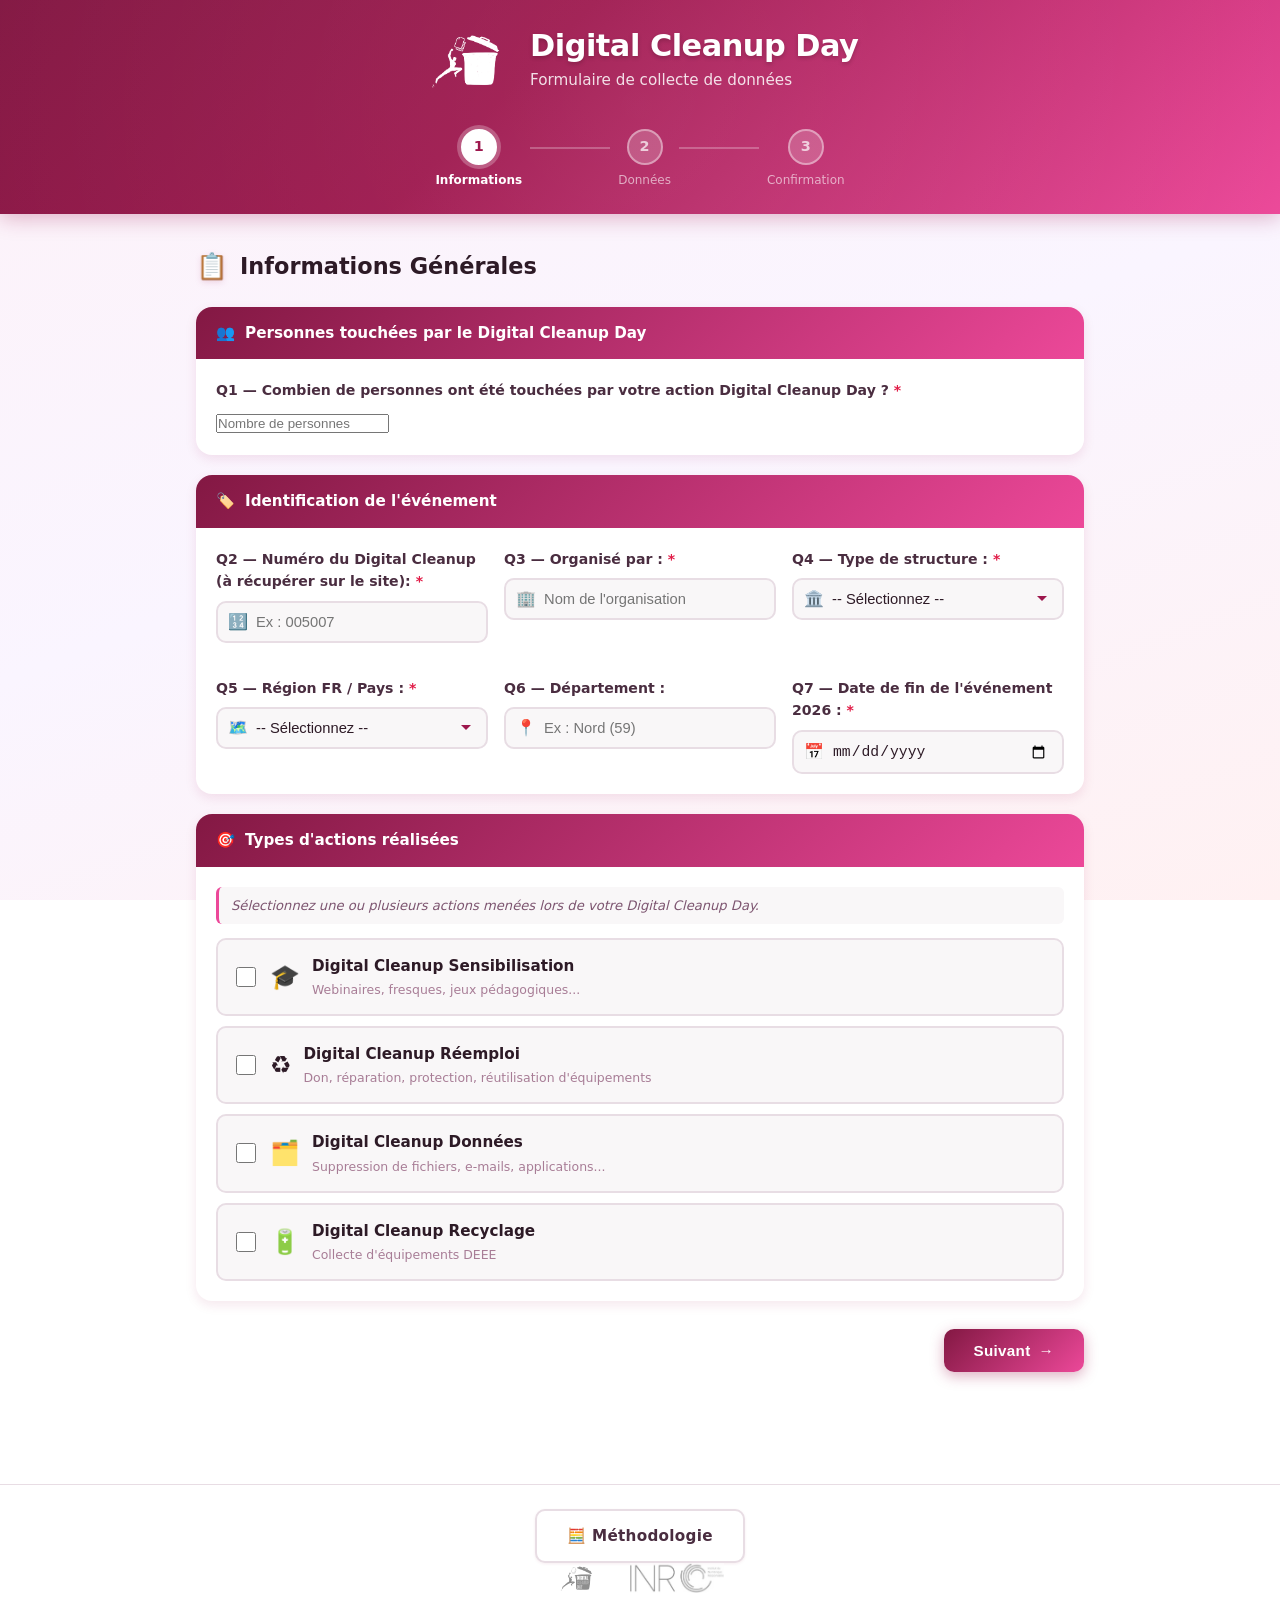
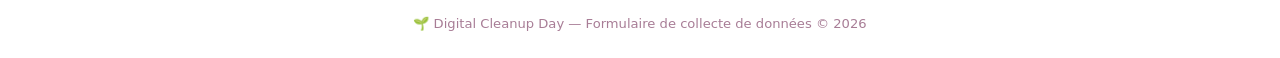
<file: index.html>
<!doctype html>
<html lang="fr">
    <head>
        <meta charset="UTF-8" />
        <meta name="viewport" content="width=device-width, initial-scale=1.0" />
        <title>Digital Cleanup Day - Collecte de données</title>
        <link rel="stylesheet" href="style.css" />
    </head>
    <body>
        <!-- ========== LOADER ========== -->
        <div id="loader-overlay">
            <div class="loader-box">
                <div class="spinner"></div>
                <p>Envoi vers Google Sheets...</p>
            </div>
        </div>

        <!-- ========== HEADER ========== -->
        <header>
            <div class="header-content">
                <div class="header-title-row">
                    <img
                        src="logo_dcd.png"
                        alt="Digital Cleanup Day"
                        class="header-title-logo"
                        onerror="this.style.display = 'none'"
                    />
                    <div class="header-title-text">
                        <h1>Digital Cleanup Day</h1>
                        <p>Formulaire de collecte de données</p>
                    </div>
                </div>
            </div>

            <div class="progress-bar">
                <div class="progress-step active" id="step-indicator-1">
                    <div class="step-number">1</div>
                    <div class="step-label">Informations</div>
                </div>
                <div class="progress-line"></div>
                <div class="progress-step" id="step-indicator-2">
                    <div class="step-number">2</div>
                    <div class="step-label">Données</div>
                </div>
                <div class="progress-line"></div>
                <div class="progress-step" id="step-indicator-3">
                    <div class="step-number">3</div>
                    <div class="step-label">Confirmation</div>
                </div>
            </div>
        </header>

        <!-- ========== MAIN ========== -->
        <main>
            <!-- ==================== ÉTAPE 1 ==================== -->
            <section id="step-1" class="form-step active">
                <div class="section-title">
                    <span class="section-icon">📋</span>
                    <h2>Informations Générales</h2>
                </div>

                <div class="card">
                    <div class="card-header">
                        <span>👥</span> Personnes touchées par le Digital Cleanup Day
                    </div>
                    <div class="card-body">
                        <div class="form-group">
                            <label class="required" for="personneattainte"
                                >Q1 — Combien de personnes ont été touchées par votre action Digital Cleanup Day ?</label
                            >
                            <input
                                type="number"
                                id="personneattainte"
                                name="personneattainte"
                                min="0"
                                placeholder="Nombre de personnes"
                                required
                            />
                        </div>
                    </div>
                </div>

			   <div class="card">
			     <div class="card-header">
			       <span>🏷️</span> Identification de l'événement
			     </div>
			     <div class="card-body">
			       <div class="form-grid-2">

			         <div class="form-group">
			           <label for="cleanupId" class="required">Q2 — Numéro du Digital Cleanup (à récupérer sur le site):</label>
			           <div class="input-wrapper">
			             <span class="input-icon">🔢</span>
			             <input type="text" id="cleanupId" placeholder="Ex : 005007" required />
			           </div>
			         </div>

			         <div class="form-group">
			           <label for="organizer" class="required">Q3 — Organisé par :</label>
			           <div class="input-wrapper">
			             <span class="input-icon">🏢</span>
			             <input type="text" id="organizer" placeholder="Nom de l'organisation" required />
			           </div>
			         </div>

			         <div class="form-group">
			           <label for="structureType" class="required">Q4 — Type de structure :</label>
			           <div class="input-wrapper">
			             <span class="input-icon">🏛️</span>
			             <select id="structureType" required>
			               <option value="">-- Sélectionnez --</option>
			               <option value="entreprise">Entreprise</option>
			               <option value="association">Association</option>
			               <option value="collectivite">Collectivité territoriale</option>
			               <option value="ecole">École / Université</option>
			               <option value="citoyen">Citoyen (solo)</option>
			               <option value="autre">Autre</option>
			             </select>
			           </div>
			         </div>

			         <div class="form-group">
			           <label for="region" class="required">Q5 — Région FR / Pays :</label>
			           <div class="input-wrapper">
			             <span class="input-icon">🗺️</span>
			             <select id="region" required>
			               <option value="">-- Sélectionnez --</option>
			               <option value="Auvergne-Rhône-Alpes">Auvergne-Rhône-Alpes</option>
			               <option value="Bourgogne-Franche-Comté">Bourgogne-Franche-Comté</option>
			               <option value="Bretagne">Bretagne</option>
			               <option value="Centre-Val de Loire">Centre-Val de Loire</option>
			               <option value="Corse">Corse</option>
			               <option value="Grand Est">Grand Est</option>
			               <option value="Guadeloupe">Guadeloupe</option>
			               <option value="Guyane">Guyane</option>
			               <option value="Hauts-de-France">Hauts-de-France</option>
			               <option value="Île-de-France">Île-de-France</option>
			               <option value="La Réunion">La Réunion</option>
			               <option value="Martinique">Martinique</option>
			               <option value="Mayotte">Mayotte</option>
			               <option value="Normandie">Normandie</option>
			               <option value="Nouvelle-Aquitaine">Nouvelle-Aquitaine</option>
			               <option value="Occitanie">Occitanie</option>
			               <option value="Pays de la Loire">Pays de la Loire</option>
			               <option value="Provence-Alpes-Côte d'Azur">Provence-Alpes-Côte d'Azur</option>
						   <option value="Belgique">Belgique</option>
						   <option value="Suisse">Suisse</option>
						   <option value="Luxembourg">Luxembourg</option>
			             </select>
			           </div>
			         </div>

			         <div class="form-group">
			           <label for="departement">Q6 — Département :</label>
			           <div class="input-wrapper">
			             <span class="input-icon">📍</span>
			             <input type="text" id="departement" placeholder="Ex : Nord (59)" />
			           </div>
			         </div>

			         <div class="form-group">
			           <label for="eventDate" class="required">Q7 — Date de fin de l'événement 2026 :</label>
			           <div class="input-wrapper">
			             <span class="input-icon">📅</span>
			             <input type="date" id="eventDate" required />
			           </div>
			         </div>

			       </div>
			     </div>
			   </div>
               

                <div class="card">
                    <div class="card-header">
                        <span>🎯</span> Types d'actions réalisées
                    </div>
                    <div class="card-body">
                        <p class="hint">
                            Sélectionnez une ou plusieurs actions menées lors de
                            votre Digital Cleanup Day.
                        </p>
                        <div class="checkbox-group">
                            <label
                                class="checkbox-label"
                                for="check-sensibilisation"
                            >
                                <input
                                    type="checkbox"
                                    name="actionType"
                                    value="sensibilisation"
                                    id="check-sensibilisation"
                                />
                                <div class="checkbox-content">
                                    <span class="checkbox-icon">🎓</span>
                                    <div>
                                        <strong
                                            >Digital Cleanup
                                            Sensibilisation</strong
                                        >
                                        <small
                                            >Webinaires, fresques, jeux
                                            pédagogiques...</small
                                        >
                                    </div>
                                </div>
                            </label>
                            <label class="checkbox-label" for="check-reemploi">
                                <input
                                    type="checkbox"
                                    name="actionType"
                                    value="reemploi"
                                    id="check-reemploi"
                                />
                                <div class="checkbox-content">
                                    <span class="checkbox-icon">♻️</span>
                                    <div>
                                        <strong
                                            >Digital Cleanup Réemploi</strong
                                        >
                                        <small
                                            >Don, réparation, protection,
                                            réutilisation d'équipements</small
                                        >
                                    </div>
                                </div>
                            </label>
                            <label class="checkbox-label" for="check-donnees">
                                <input
                                    type="checkbox"
                                    name="actionType"
                                    value="donnees"
                                    id="check-donnees"
                                />
                                <div class="checkbox-content">
                                    <span class="checkbox-icon">🗂️</span>
                                    <div>
                                        <strong>Digital Cleanup Données</strong>
                                        <small
                                            >Suppression de fichiers, e-mails,
                                            applications...</small
                                        >
                                    </div>
                                </div>
                            </label>
                            <label class="checkbox-label" for="check-recyclage">
                                <input
                                    type="checkbox"
                                    name="actionType"
                                    value="recyclage"
                                    id="check-recyclage"
                                />
                                <div class="checkbox-content">
                                    <span class="checkbox-icon">🔋</span>
                                    <div>
                                        <strong
                                            >Digital Cleanup Recyclage</strong
                                        >
                                        <small
                                            >Collecte d'équipements DEEE</small
                                        >
                                    </div>
                                </div>
                            </label>
                        </div>
                    </div>
                </div>

                <div class="btn-container">
                    <button class="btn btn-primary" onclick="goToStep2()">
                        Suivant <span>→</span>
                    </button>
                </div>
            </section>

            <!-- ==================== ÉTAPE 2 ==================== -->
            <section id="step-2" class="form-step">
                <div class="section-title">
                    <span class="section-icon">📊</span>
                    <h2>Saisie des Données</h2>
                </div>

                <!-- ---- SENSIBILISATION ---- -->
                <div id="form-sensibilisation" class="action-form hidden">
                    <div class="card">
                        <div class="card-header green">
                            <span>🎓</span> Sensibilisation — Collecte des
                            chiffres
                        </div>
                        <div class="card-body">
                            <p class="hint">
                                Renseignez le nombre de participants réels et
                                l'audience touchée pour chaque type de
                                sensibilisation.
                            </p>
                            <div class="table-wrapper">
                                <table>
                                    <thead>
                                        <tr>
                                            <th>Type de sensibilisation</th>
                                            <th>👥 Participants réels</th>
                                            <th>📣 Audience touchée</th>
                                        </tr>
                                    </thead>
                                    <tbody>
                                        <tr>
                                            <td>
                                                <span class="row-icon">💻</span>
                                                Webinaire de sensibilisation
                                            </td>
                                            <td>
                                                <input
                                                    type="number"
                                                    min="0"
                                                    id="s_webinaire_participants"
                                                    placeholder="0"
                                                />
                                            </td>
                                            <td>
                                                <input
                                                    type="number"
                                                    min="0"
                                                    id="s_webinaire_audience"
                                                    placeholder="0"
                                                />
                                            </td>
                                        </tr>
                                        <tr>
                                            <td>
                                                <span class="row-icon">🖼️</span>
                                                Fresque du numérique
                                            </td>
                                            <td>
                                                <input
                                                    type="number"
                                                    min="0"
                                                    id="s_fresque_participants"
                                                    placeholder="0"
                                                />
                                            </td>
                                            <td>
                                                <input
                                                    type="number"
                                                    min="0"
                                                    id="s_fresque_audience"
                                                    placeholder="0"
                                                />
                                            </td>
                                        </tr>
                                        <tr>
                                            <td>
                                                <span class="row-icon">🎮</span>
                                                Jeux Numéville
                                            </td>
                                            <td>
                                                <input
                                                    type="number"
                                                    min="0"
                                                    id="s_numeville_participants"
                                                    placeholder="0"
                                                />
                                            </td>
                                            <td>
                                                <input
                                                    type="number"
                                                    min="0"
                                                    id="s_numeville_audience"
                                                    placeholder="0"
                                                />
                                            </td>
                                        </tr>
                                        <tr>
                                            <td>
                                                <span class="row-icon">🎲</span>
                                                Jeux Dowino
                                            </td>
                                            <td>
                                                <input
                                                    type="number"
                                                    min="0"
                                                    id="s_dowino_participants"
                                                    placeholder="0"
                                                />
                                            </td>
                                            <td>
                                                <input
                                                    type="number"
                                                    min="0"
                                                    id="s_dowino_audience"
                                                    placeholder="0"
                                                />
                                            </td>
                                        </tr>
                                        <tr>
                                            <td>
                                                <span class="row-icon">🃏</span>
                                                Jeux The Wokies
                                            </td>
                                            <td>
                                                <input
                                                    type="number"
                                                    min="0"
                                                    id="s_wokies_participants"
                                                    placeholder="0"
                                                />
                                            </td>
                                            <td>
                                                <input
                                                    type="number"
                                                    min="0"
                                                    id="s_wokies_audience"
                                                    placeholder="0"
                                                />
                                            </td>
                                        </tr>
                                        <tr class="row-other">
                                            <td>
                                                <span class="row-icon">➕</span>
                                                Autre format
                                                <input
                                                    type="text"
                                                    id="s_autre_label"
                                                    placeholder="Précisez le format..."
                                                    class="inline-text"
                                                />
                                            </td>
                                            <td>
                                                <input
                                                    type="number"
                                                    min="0"
                                                    id="s_autre_participants"
                                                    placeholder="0"
                                                />
                                            </td>
                                            <td>
                                                <input
                                                    type="number"
                                                    min="0"
                                                    id="s_autre_audience"
                                                    placeholder="0"
                                                />
                                            </td>
                                        </tr>
                                    </tbody>
                                </table>
                            </div>
                        </div>
                    </div>
                </div>

                <!-- ---- RÉEMPLOI ---- -->
                <div id="form-reemploi" class="action-form hidden">
                    <div class="card">
                        <div class="card-header blue">
                            <span>♻️</span> Réemploi — Collecte des chiffres
                        </div>
                        <div class="card-body">
                            <p class="hint">
                                Renseignez les quantités par type d'équipement
                                et par action de réemploi.
                            </p>
                            <div class="table-wrapper">
                                <table>
                                    <thead>
                                        <tr>
                                            <th>Type d'équipement</th>
                                            <th>🎁 Don</th>
                                            <th>🔧 Réparation</th>
                                            <th>🛡️ Protection</th>
                                            <th>🔄 Réutilisation</th>
                                        </tr>
                                    </thead>
                                    <tbody>
                                        <tr>
                                            <td>
                                                <span class="row-icon">🖥️</span>
                                                Ordinateur fixe (unité centrale)
                                            </td>
                                            <td>
                                                <input
                                                    type="number"
                                                    min="0"
                                                    id="r_fixe_don"
                                                    placeholder="0"
                                                />
                                            </td>
                                            <td>
                                                <input
                                                    type="number"
                                                    min="0"
                                                    id="r_fixe_reparation"
                                                    placeholder="0"
                                                />
                                            </td>
                                            <td>
                                                <input
                                                    type="number"
                                                    min="0"
                                                    id="r_fixe_protection"
                                                    placeholder="0"
                                                />
                                            </td>
                                            <td>
                                                <input
                                                    type="number"
                                                    min="0"
                                                    id="r_fixe_reutilisation"
                                                    placeholder="0"
                                                />
                                            </td>
                                        </tr>
                                        <tr>
                                            <td>
                                                <span class="row-icon">🖵</span>
                                                Écran
                                            </td>
                                            <td>
                                                <input
                                                    type="number"
                                                    min="0"
                                                    id="r_ecran_don"
                                                    placeholder="0"
                                                />
                                            </td>
                                            <td>
                                                <input
                                                    type="number"
                                                    min="0"
                                                    id="r_ecran_reparation"
                                                    placeholder="0"
                                                />
                                            </td>
                                            <td>
                                                <input
                                                    type="number"
                                                    min="0"
                                                    id="r_ecran_protection"
                                                    placeholder="0"
                                                />
                                            </td>
                                            <td>
                                                <input
                                                    type="number"
                                                    min="0"
                                                    id="r_ecran_reutilisation"
                                                    placeholder="0"
                                                />
                                            </td>
                                        </tr>
                                        <tr>
                                            <td>
                                                <span class="row-icon">💻</span>
                                                Ordinateur portable
                                            </td>
                                            <td>
                                                <input
                                                    type="number"
                                                    min="0"
                                                    id="r_portable_don"
                                                    placeholder="0"
                                                />
                                            </td>
                                            <td>
                                                <input
                                                    type="number"
                                                    min="0"
                                                    id="r_portable_reparation"
                                                    placeholder="0"
                                                />
                                            </td>
                                            <td>
                                                <input
                                                    type="number"
                                                    min="0"
                                                    id="r_portable_protection"
                                                    placeholder="0"
                                                />
                                            </td>
                                            <td>
                                                <input
                                                    type="number"
                                                    min="0"
                                                    id="r_portable_reutilisation"
                                                    placeholder="0"
                                                />
                                            </td>
                                        </tr>
                                        <tr>
                                            <td>
                                                <span class="row-icon">📱</span>
                                                Tablette
                                            </td>
                                            <td>
                                                <input
                                                    type="number"
                                                    min="0"
                                                    id="r_tablette_don"
                                                    placeholder="0"
                                                />
                                            </td>
                                            <td>
                                                <input
                                                    type="number"
                                                    min="0"
                                                    id="r_tablette_reparation"
                                                    placeholder="0"
                                                />
                                            </td>
                                            <td>
                                                <input
                                                    type="number"
                                                    min="0"
                                                    id="r_tablette_protection"
                                                    placeholder="0"
                                                />
                                            </td>
                                            <td>
                                                <input
                                                    type="number"
                                                    min="0"
                                                    id="r_tablette_reutilisation"
                                                    placeholder="0"
                                                />
                                            </td>
                                        </tr>
                                        <tr>
                                            <td>
                                                <span class="row-icon">📲</span>
                                                Smartphone
                                            </td>
                                            <td>
                                                <input
                                                    type="number"
                                                    min="0"
                                                    id="r_smartphone_don"
                                                    placeholder="0"
                                                />
                                            </td>
                                            <td>
                                                <input
                                                    type="number"
                                                    min="0"
                                                    id="r_smartphone_reparation"
                                                    placeholder="0"
                                                />
                                            </td>
                                            <td>
                                                <input
                                                    type="number"
                                                    min="0"
                                                    id="r_smartphone_protection"
                                                    placeholder="0"
                                                />
                                            </td>
                                            <td>
                                                <input
                                                    type="number"
                                                    min="0"
                                                    id="r_smartphone_reutilisation"
                                                    placeholder="0"
                                                />
                                            </td>
                                        </tr>
                                    </tbody>
                                </table>
                            </div>
                        </div>
                    </div>
                </div>

                <!-- ---- DONNÉES ---- -->
                <div id="form-donnees" class="action-form hidden">
                    <div class="card">
                        <div class="card-header purple">
                            <span>🗂️</span> Données — Nettoyage et suppression
                        </div>
                        <div class="card-body">
                            <h4 class="subsection-title">
                                📁 Fichiers supprimés
                            </h4>
                            <div class="form-grid-3">
                                <div class="form-group">
                                    <label for="d_emails"
                                        >📧 E-mails supprimés</label
                                    >
                                    <div class="input-wrapper">
                                        <span class="input-icon">✉️</span>
                                        <input
                                            type="number"
                                            min="0"
                                            id="d_emails"
                                            placeholder="0"
                                        />
                                    </div>
                                </div>
                                <div class="form-group">
                                    <label for="d_posts"
                                        >📱 Publications réseaux sociaux</label
                                    >
                                    <div class="input-wrapper">
                                        <span class="input-icon">📲</span>
                                        <input
                                            type="number"
                                            min="0"
                                            id="d_posts"
                                            placeholder="0"
                                        />
                                    </div>
                                </div>
                                <div class="form-group">
                                    <label for="d_cloud_files"
                                        >☁️ Fichiers supprimés sur le
                                        cloud</label
                                    >
                                    <div class="input-wrapper">
                                        <span class="input-icon">🌐</span>
                                        <input
                                            type="number"
                                            min="0"
                                            id="d_cloud_files"
                                            placeholder="0"
                                        />
                                    </div>
                                </div>
                                <div class="form-group">
                                    <label for="d_local_files"
                                        >💻 Fichiers supprimés en local (PC /
                                        tablette)</label
                                    >
                                    <div class="input-wrapper">
                                        <span class="input-icon">🖥️</span>
                                        <input
                                            type="number"
                                            min="0"
                                            id="d_local_files"
                                            placeholder="0"
                                        />
                                    </div>
                                </div>
                                <div class="form-group">
                                    <label for="d_apps"
                                        >📲 Applications désinstallées
                                        (smartphone)</label
                                    >
                                    <div class="input-wrapper">
                                        <span class="input-icon">🗑️</span>
                                        <input
                                            type="number"
                                            min="0"
                                            id="d_apps"
                                            placeholder="0"
                                        />
                                    </div>
                                </div>
                            </div>

                            <h4 class="subsection-title">
                                💾 Espace de stockage récupéré (estimation)
                            </h4>
                            <p style="font-size:0.9em;color:#555;margin:0 0 12px 0;padding:10px 14px;background:#f3f4f6;border-left:3px solid #10b981;border-radius:4px;">
                                ℹ️ <strong>Privilégiez les Go</strong> si vous les
                                connaissez : c'est la mesure la plus fiable.
                                À défaut, le nombre de fichiers locaux est
                                converti automatiquement
                                (<strong>1 fichier ≈ 50 Mo</strong>).
                                Ne remplissez les deux champs que si vous avez
                                des lots réellement distincts, pour éviter un
                                double comptage.
                            </p>
                            <div class="form-grid-2">
                                <div class="form-group">
                                    <label for="d_go_cloud"
                                        >☁️ Go récupérés sur le cloud</label
                                    >
                                    <div class="input-wrapper">
                                        <span class="input-icon">📦</span>
                                        <input
                                            type="number"
                                            min="0"
                                            step="0.1"
                                            id="d_go_cloud"
                                            placeholder="0.0"
                                        />
                                        <span class="input-suffix">Go</span>
                                    </div>
                                </div>
                                <div class="form-group">
                                    <label for="d_go_local"
                                        >💾 Go récupérés en local (PC /
                                        smartphone / tablette)</label
                                    >
                                    <div class="input-wrapper">
                                        <span class="input-icon">📦</span>
                                        <input
                                            type="number"
                                            min="0"
                                            step="0.1"
                                            id="d_go_local"
                                            placeholder="0.0"
                                        />
                                        <span class="input-suffix">Go</span>
                                    </div>
                                </div>
                            </div>
                        </div>
                    </div>
                </div>

                <!-- ---- RECYCLAGE ---- -->
                <div id="form-recyclage" class="action-form hidden">
                    <div class="card">
                        <div class="card-header orange">
                            <span>🔋</span> Recyclage — Collecte d'équipements
                            DEEE
                        </div>
                        <div class="card-body">
                            <p class="hint">
                                Renseignez le nombre d'équipements collectés et
                                le poids total en kg.
                            </p>
                            <div class="table-wrapper">
                                <table>
                                    <thead>
                                        <tr>
                                            <th>Type d'équipement</th>
                                            <th>🔢 Quantité (nb)</th>
                                            <th>⚖️ Poids total (kg)</th>
                                        </tr>
                                    </thead>
                                    <tbody>
                                        <tr>
                                            <td>
                                                <span class="row-icon">🖥️</span>
                                                Ordinateur fixe (unité centrale)
                                            </td>
                                            <td>
                                                <input
                                                    type="number"
                                                    min="0"
                                                    id="rec_fixe_qte"
                                                    placeholder="0"
                                                />
                                            </td>
                                            <td>
                                                <input
                                                    type="number"
                                                    min="0"
                                                    step="0.1"
                                                    id="rec_fixe_poids"
                                                    placeholder="0.0"
                                                />
                                            </td>
                                        </tr>
                                        <tr>
                                            <td>
                                                <span class="row-icon">🖵</span>
                                                Écran
                                                <span class="hint-inline"
                                                    >(moy. 3 kg)</span
                                                >
                                            </td>
                                            <td>
                                                <input
                                                    type="number"
                                                    min="0"
                                                    id="rec_ecran_qte"
                                                    placeholder="0"
                                                />
                                            </td>
                                            <td>
                                                <input
                                                    type="number"
                                                    min="0"
                                                    step="0.1"
                                                    id="rec_ecran_poids"
                                                    placeholder="0.0"
                                                />
                                            </td>
                                        </tr>
                                        <tr>
                                            <td>
                                                <span class="row-icon">💻</span>
                                                Ordinateur portable
                                                <span class="hint-inline"
                                                    >(moy. 2 kg)</span
                                                >
                                            </td>
                                            <td>
                                                <input
                                                    type="number"
                                                    min="0"
                                                    id="rec_portable_qte"
                                                    placeholder="0"
                                                />
                                            </td>
                                            <td>
                                                <input
                                                    type="number"
                                                    min="0"
                                                    step="0.1"
                                                    id="rec_portable_poids"
                                                    placeholder="0.0"
                                                />
                                            </td>
                                        </tr>
                                        <tr>
                                            <td>
                                                <span class="row-icon">📱</span>
                                                Tablette
                                            </td>
                                            <td>
                                                <input
                                                    type="number"
                                                    min="0"
                                                    id="rec_tablette_qte"
                                                    placeholder="0"
                                                />
                                            </td>
                                            <td>
                                                <input
                                                    type="number"
                                                    min="0"
                                                    step="0.1"
                                                    id="rec_tablette_poids"
                                                    placeholder="0.0"
                                                />
                                            </td>
                                        </tr>
                                        <tr>
                                            <td>
                                                <span class="row-icon">📲</span>
                                                Smartphone
                                                <span class="hint-inline"
                                                    >(moy. 0,2 kg)</span
                                                >
                                            </td>
                                            <td>
                                                <input
                                                    type="number"
                                                    min="0"
                                                    id="rec_smartphone_qte"
                                                    placeholder="0"
                                                />
                                            </td>
                                            <td>
                                                <input
                                                    type="number"
                                                    min="0"
                                                    step="0.1"
                                                    id="rec_smartphone_poids"
                                                    placeholder="0.0"
                                                />
                                            </td>
                                        </tr>
                                        <tr>
                                            <td>
                                                <span class="row-icon">🖱️</span>
                                                Divers
                                                <span class="hint-inline"
                                                    >(souris, clavier,
                                                    câbles...)</span
                                                >
                                            </td>
                                            <td>
                                                <input
                                                    type="number"
                                                    min="0"
                                                    id="rec_divers_qte"
                                                    placeholder="0"
                                                />
                                            </td>
                                            <td>
                                                <input
                                                    type="number"
                                                    min="0"
                                                    step="0.1"
                                                    id="rec_divers_poids"
                                                    placeholder="0.0"
                                                />
                                            </td>
                                        </tr>
                                    </tbody>
                                </table>
                            </div>
                        </div>
                    </div>
                </div>

                <div class="btn-container">
                    <button class="btn btn-secondary" onclick="goToStep1()">
                        ← Retour
                    </button>
                    <button class="btn btn-primary" onclick="submitForm()">
                        Soumettre ✅
                    </button>
                </div>
            </section>

            <!-- ==================== ÉTAPE 3 ==================== -->
            <section id="step-3" class="form-step">
                <div class="card confirmation-card">
                    <div class="success-animation">
                        <div class="success-circle">✅</div>
                    </div>
                    <h2>Merci pour votre participation !</h2>
                    <p>
                        Vos données ont bien été enregistrées dans Google
                        Sheets.
                    </p>

                    <div class="summary-badges" id="summary-badges"></div>

                    <details class="json-details">
                        <summary>
                            🔍 Voir le détail JSON des données soumises
                        </summary>
                        <pre id="json-output"></pre>
                    </details>

                    <div class="btn-container centered">
                        <button
                            class="btn btn-secondary"
                            onclick="downloadJSON()"
                        >
                            ⬇️ Télécharger en local ses données
                        </button>
                        <button class="btn btn-primary" onclick="resetForm()">
                            🔄 Nouveau formulaire
                        </button>
                    </div>
                </div>
            </section>
        </main>
        <footer>
			<a href="methodologie.html" class="btn btn-secondary">
			  🧮 Méthodologie
			</a>
            <div class="footer-logos">
                <a
                    href="https://digital-cleanup-day.fr"
                    target="_blank"
                    rel="noopener"
                >
                    <img
                        src="logo_dcd.png"
                        alt="Digital Cleanup Day"
                        class="footer-logo-img"
                        onerror="this.style.display = 'none'"
                    />
                </a>
                <a href="https://institutnr.org" target="_blank" rel="noopener">
                    <img
                        src="logo_inr.jpg"
                        alt="Institut du Numérique Responsable"
                        class="footer-logo-img"
                        onerror="this.style.display = 'none'"
                    />
                </a>
            </div>
            <p>
                🌱 Digital Cleanup Day — Formulaire de collecte de données ©
                2026
            </p>
		
        </footer>
        <script src="app.js"></script>
    </body>
</html>
</file>
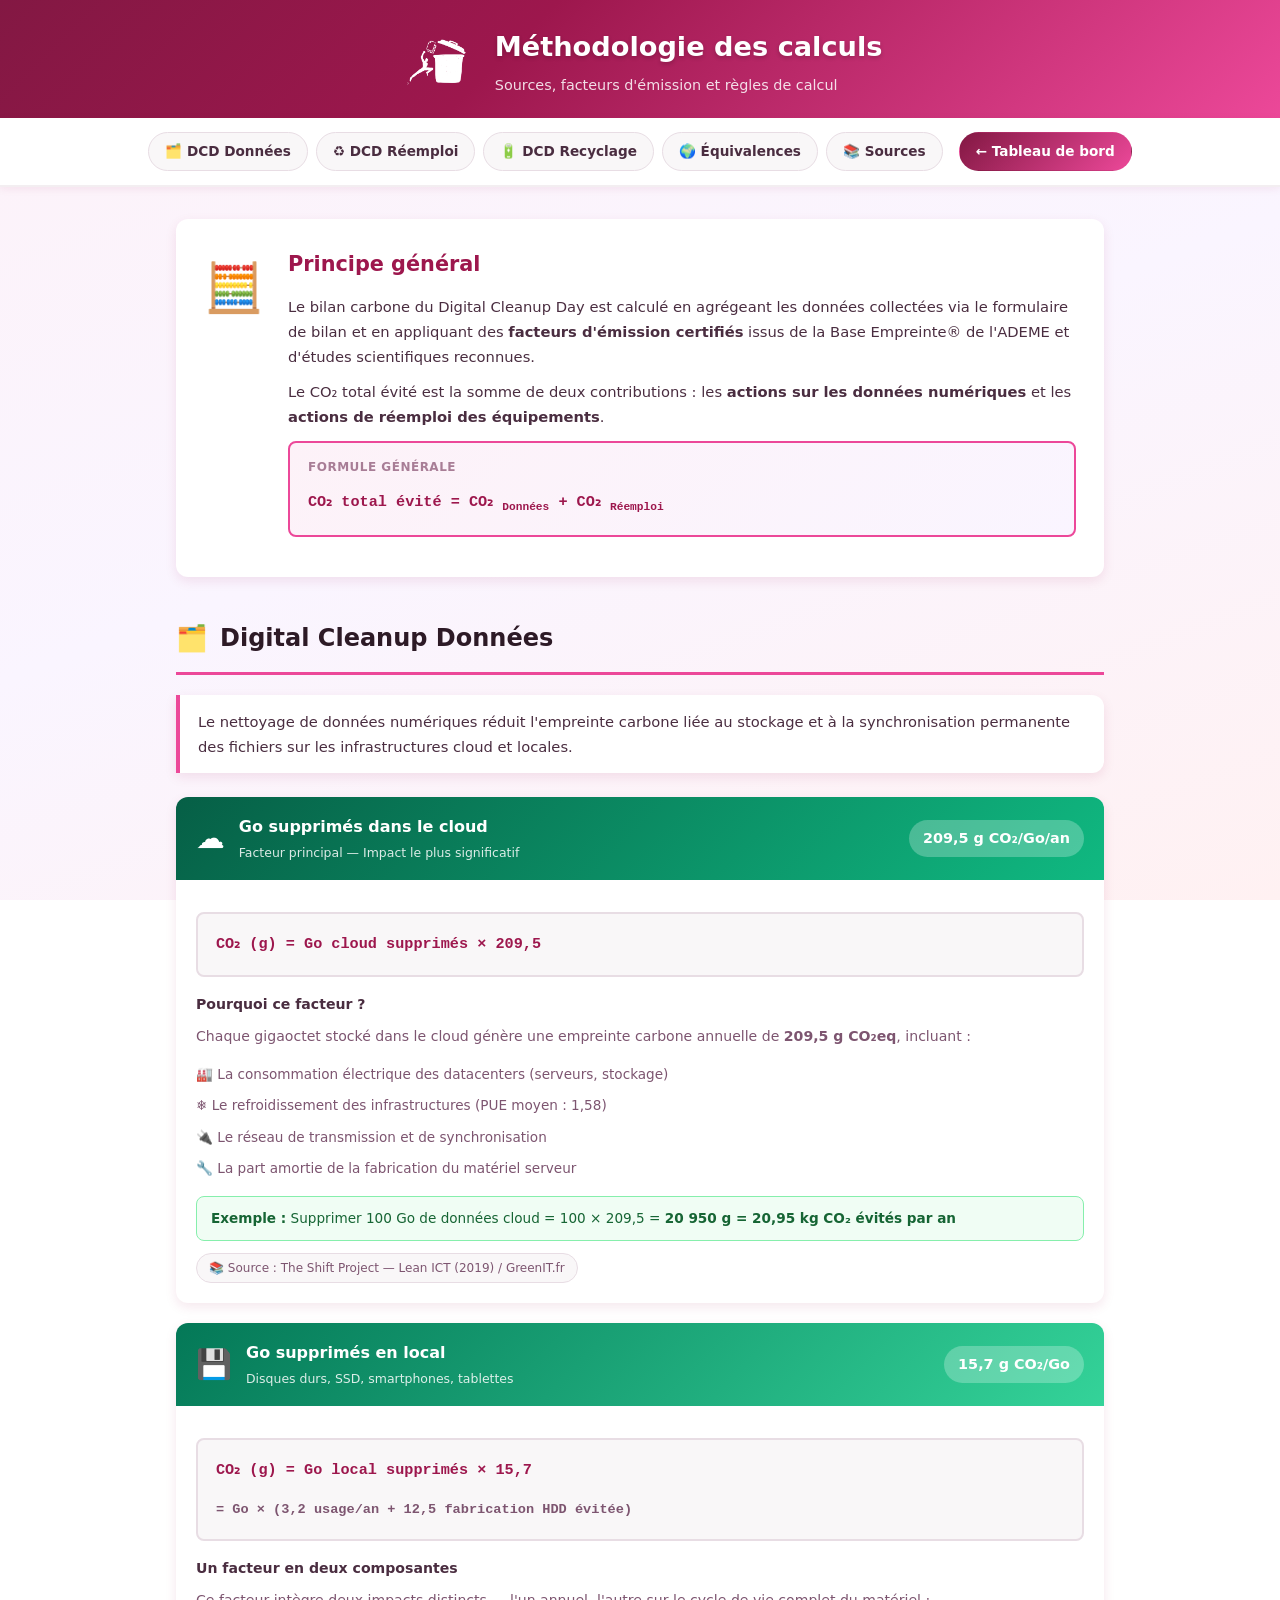
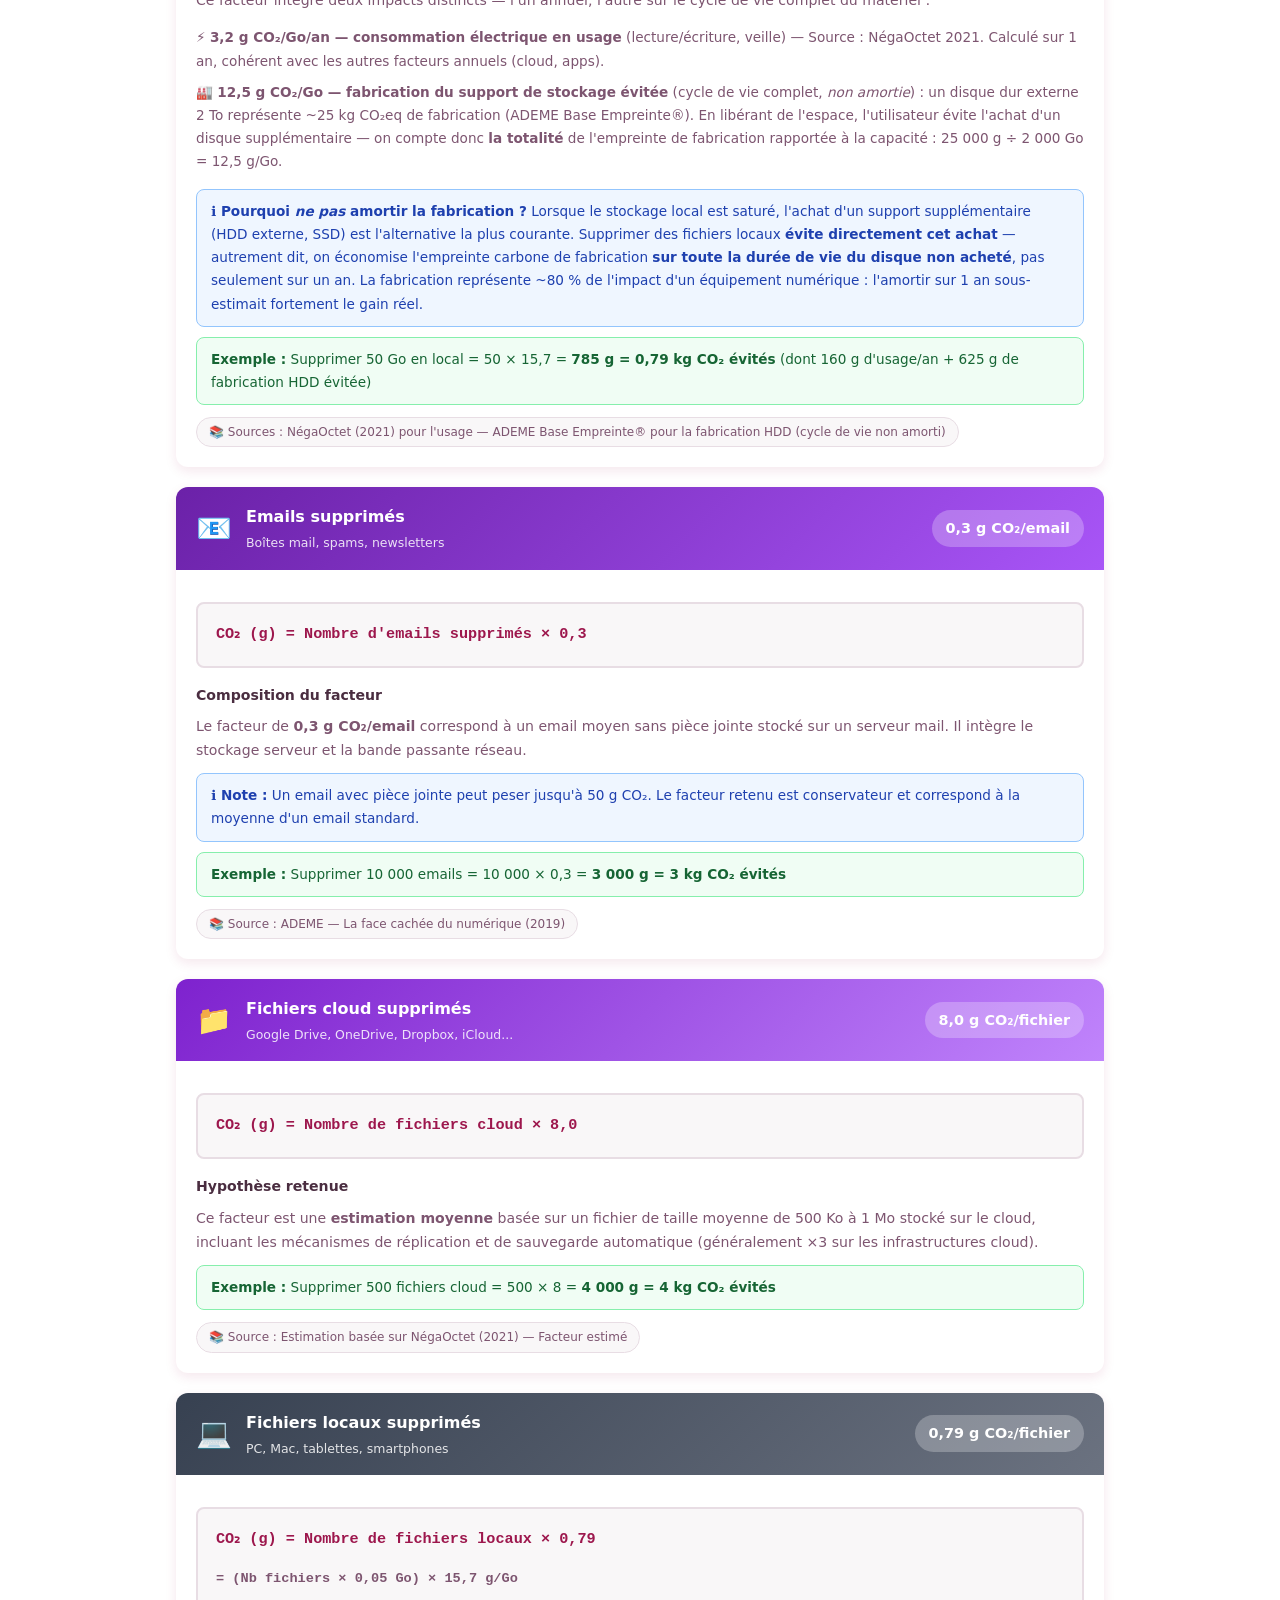
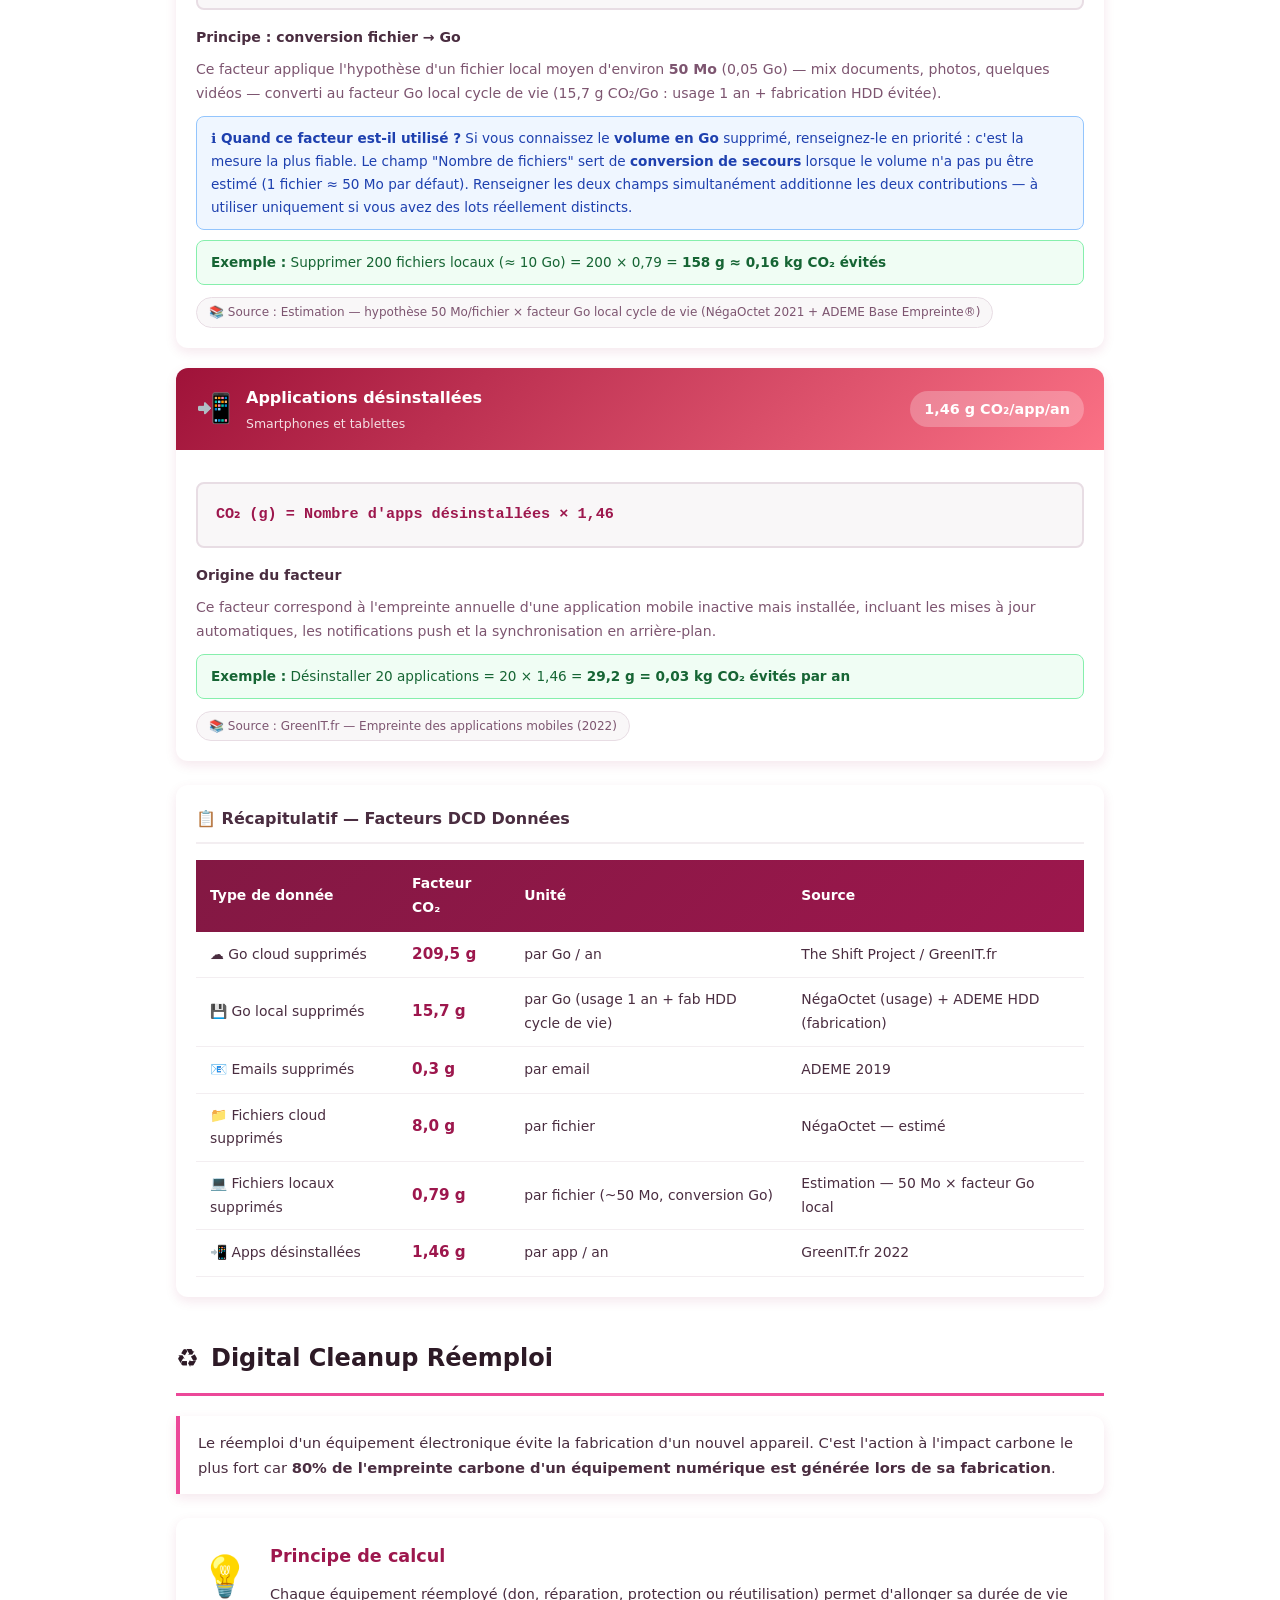
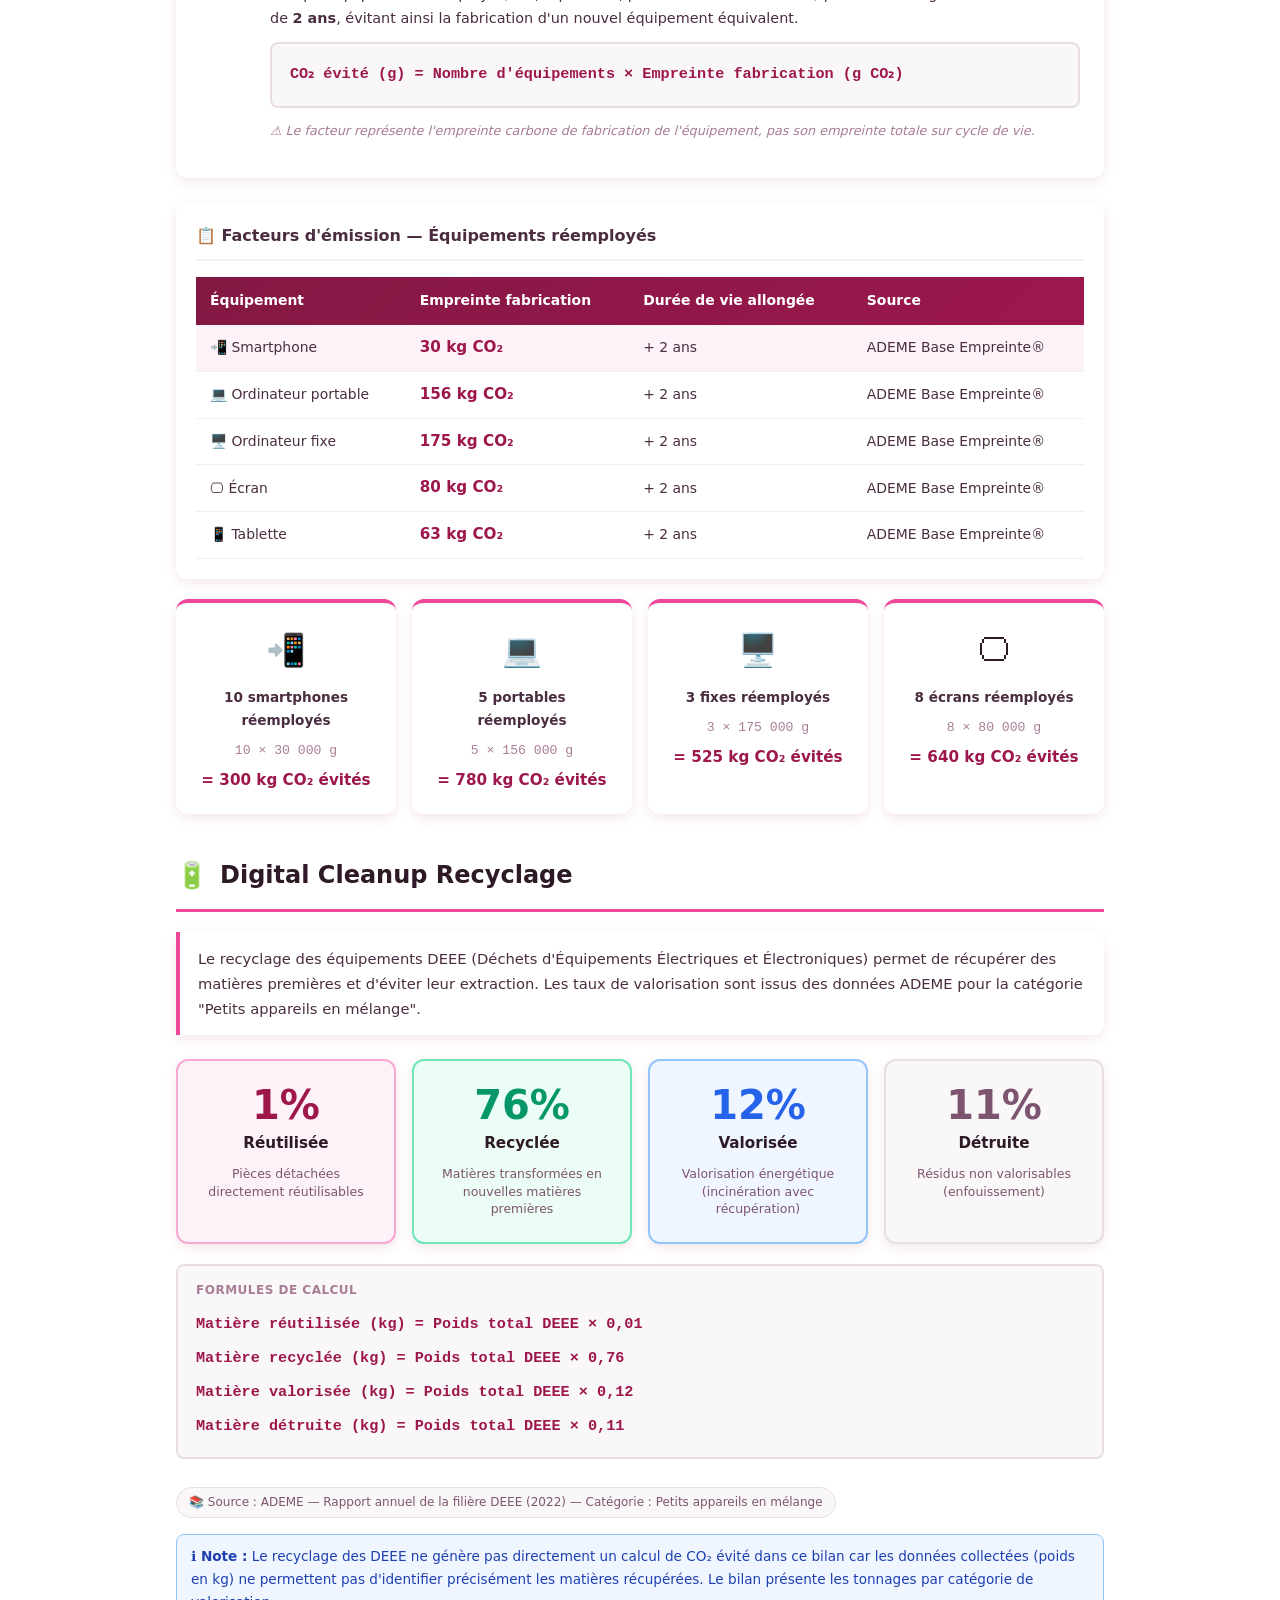
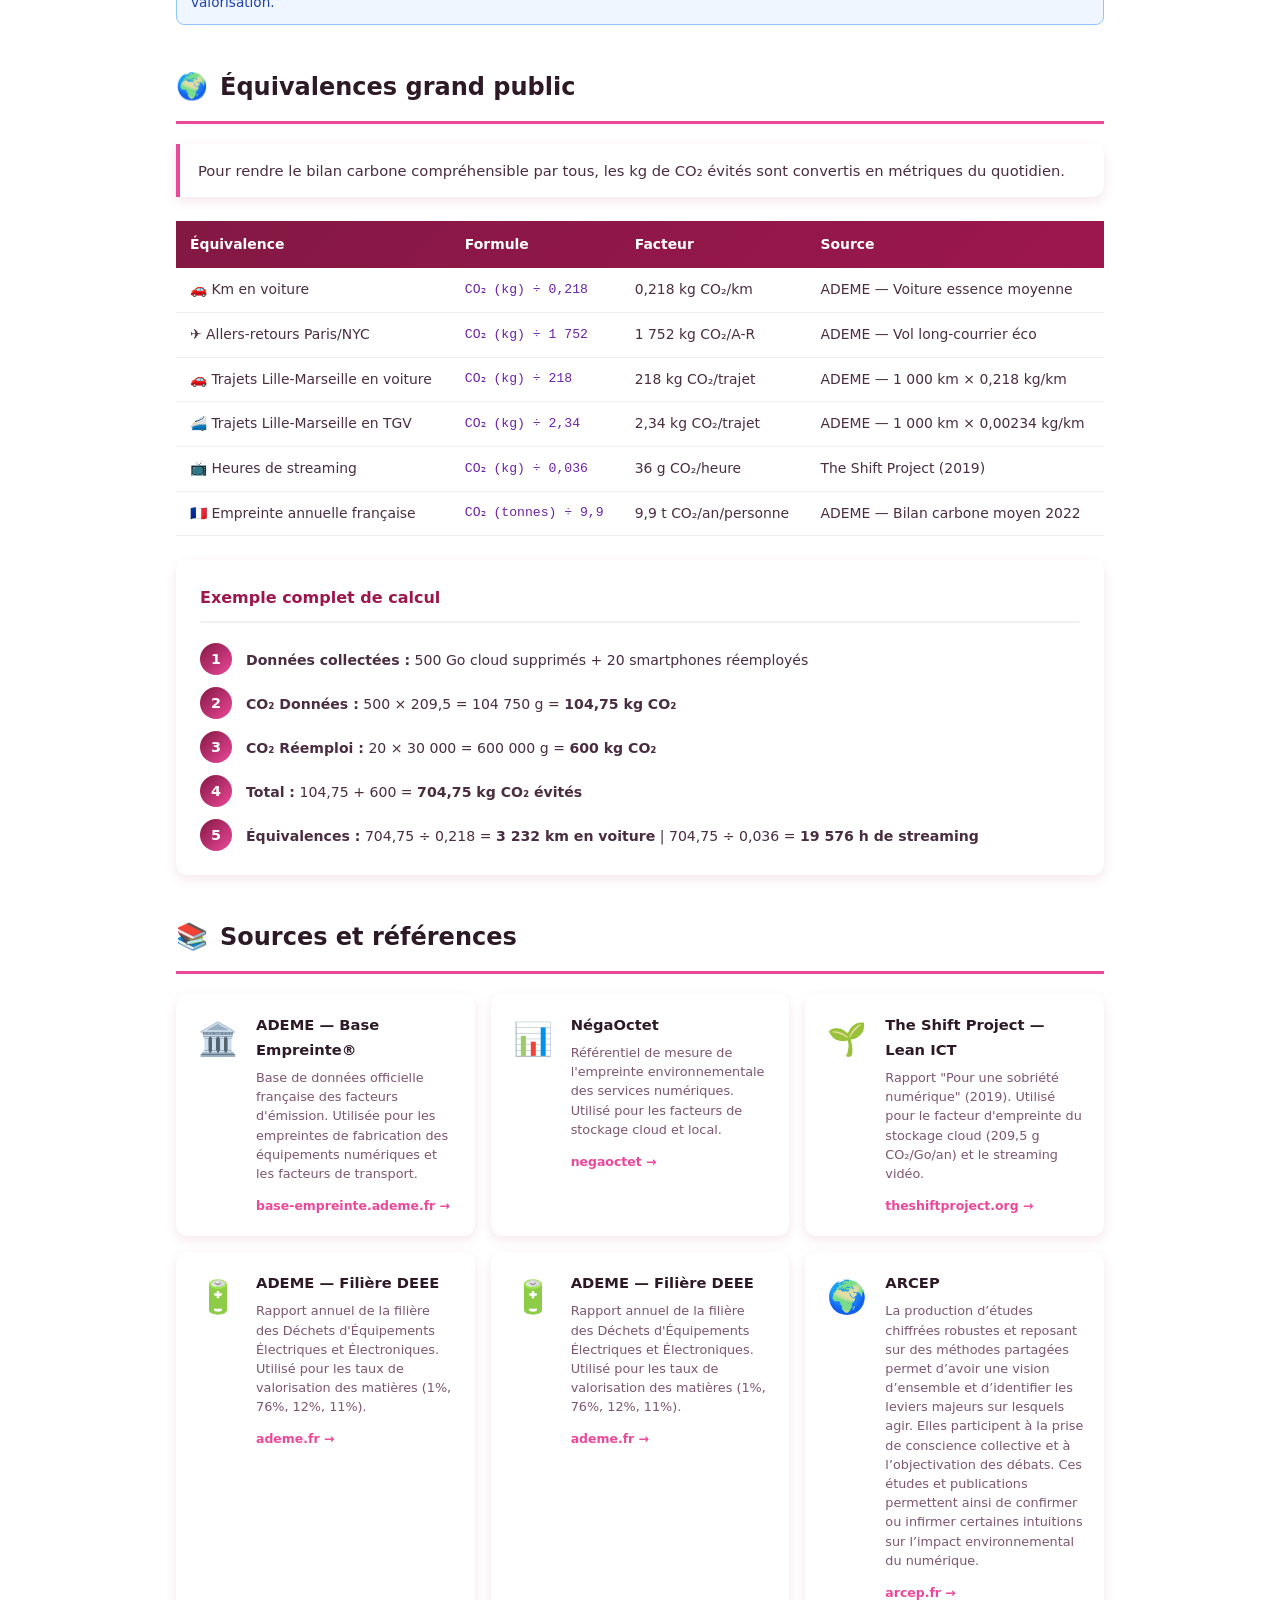
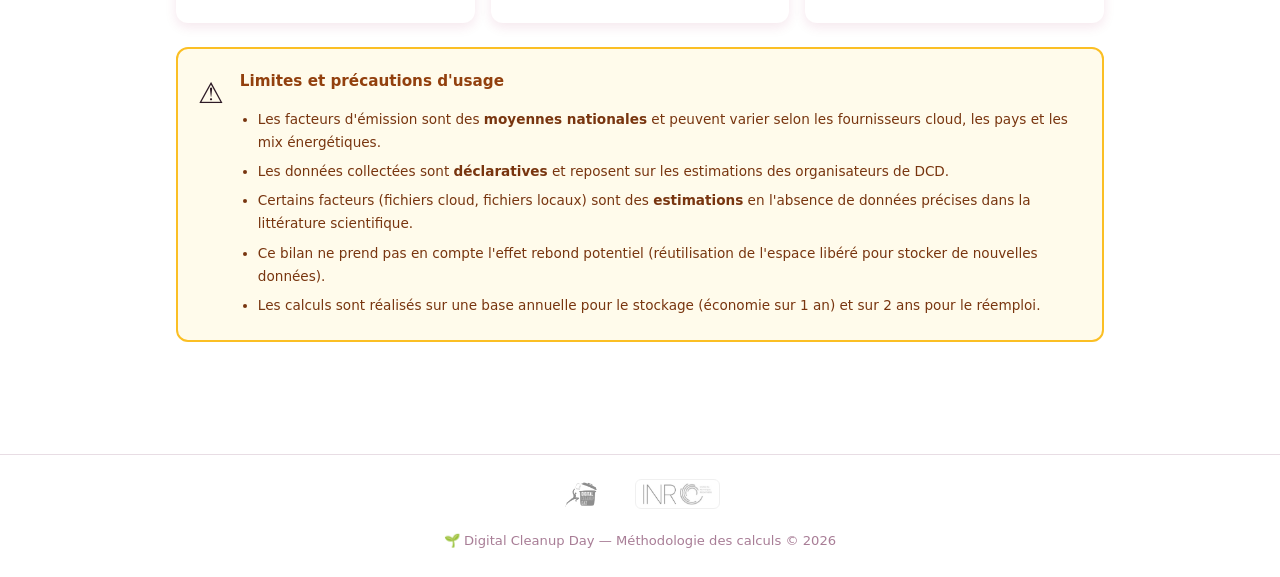
<file: methodologie.html>
<!DOCTYPE html>
<html lang="fr">
<head>
  <meta charset="UTF-8" />
  <meta name="viewport" content="width=device-width, initial-scale=1.0"/>
  <title>Méthodologie des calculs — Digital Cleanup Day</title>
  <link rel="stylesheet" href="methodologie.css" />
</head>
<body>

  <!-- ========== HEADER ========== -->
  <header>
    <div class="header-content">
      <div class="header-title-row">
        <img
          src="logo_dcd.png"
          alt="Digital Cleanup Day"
          class="header-title-logo"
          onerror="this.style.display='none'"
        />
        <div class="header-title-text">
          <h1>Méthodologie des calculs</h1>
          <p>Sources, facteurs d'émission et règles de calcul</p>
        </div>
      </div>
    </div>
  </header>

  <!-- ========== NAVIGATION ========== -->
  <nav class="page-nav">
    <a href="#donnees">🗂️ DCD Données</a>
    <a href="#reemploi">♻️ DCD Réemploi</a>
    <a href="#recyclage">🔋 DCD Recyclage</a>
    <a href="#equivalences">🌍 Équivalences</a>
    <a href="#sources">📚 Sources</a>
    <a href="dashboard.html" class="btn-nav">← Tableau de bord</a>
  </nav>

  <!-- ========== MAIN ========== -->
  <main>

    <!-- ===== INTRODUCTION ===== -->
    <section class="intro-section">
      <div class="intro-card">
        <div class="intro-icon">🧮</div>
        <div class="intro-content">
          <h2>Principe général</h2>
          <p>
            Le bilan carbone du Digital Cleanup Day est calculé en agrégeant
            les données collectées via le formulaire de bilan et en appliquant
            des <strong>facteurs d'émission certifiés</strong> issus de la
            Base Empreinte® de l'ADEME et d'études scientifiques reconnues.
          </p>
          <p>
            Le CO₂ total évité est la somme de deux contributions :
            les <strong>actions sur les données numériques</strong> et les
            <strong>actions de réemploi des équipements</strong>.
          </p>
          <div class="formula-box main-formula">
            <div class="formula-title">Formule générale</div>
            <div class="formula">
              CO₂ total évité = CO₂ <sub>Données</sub> + CO₂ <sub>Réemploi</sub>
            </div>
          </div>
        </div>
      </div>
    </section>

    <!-- ===== DCD DONNÉES ===== -->
    <section id="donnees" class="calc-section">

      <div class="section-title">
        <span class="section-icon">🗂️</span>
        <h2>Digital Cleanup Données</h2>
      </div>

      <div class="section-intro">
        Le nettoyage de données numériques réduit l'empreinte carbone liée
        au stockage et à la synchronisation permanente des fichiers sur les
        infrastructures cloud et locales.
      </div>

      <!-- Go Cloud -->
      <div class="calc-card">
        <div class="calc-header green">
          <span class="calc-icon">☁️</span>
          <div>
            <div class="calc-title">Go supprimés dans le cloud</div>
            <div class="calc-subtitle">Facteur principal — Impact le plus significatif</div>
          </div>
          <div class="calc-factor">209,5 g CO₂/Go/an</div>
        </div>
        <div class="calc-body">
          <div class="calc-formula-row">
            <div class="formula-box">
              <div class="formula">
                CO₂ (g) = Go cloud supprimés × 209,5
              </div>
            </div>
          </div>
          <div class="calc-explanation">
            <h4>Pourquoi ce facteur ?</h4>
            <p>
              Chaque gigaoctet stocké dans le cloud génère une empreinte carbone
              annuelle de <strong>209,5 g CO₂eq</strong>, incluant :
            </p>
            <ul>
              <li>🏭 La consommation électrique des datacenters (serveurs, stockage)</li>
              <li>❄️ Le refroidissement des infrastructures (PUE moyen : 1,58)</li>
              <li>🔌 Le réseau de transmission et de synchronisation</li>
              <li>🔧 La part amortie de la fabrication du matériel serveur</li>
            </ul>
            <div class="example-box">
              <strong>Exemple :</strong> Supprimer 100 Go de données cloud
              = 100 × 209,5 = <strong>20 950 g = 20,95 kg CO₂ évités par an</strong>
            </div>
          </div>
          <div class="source-tag">
            📚 Source : The Shift Project — Lean ICT (2019) / GreenIT.fr
          </div>
        </div>
      </div>

      <!-- Go Local -->
      <div class="calc-card">
        <div class="calc-header green-light">
          <span class="calc-icon">💾</span>
          <div>
            <div class="calc-title">Go supprimés en local</div>
            <div class="calc-subtitle">Disques durs, SSD, smartphones, tablettes</div>
          </div>
          <div class="calc-factor">15,7 g CO₂/Go</div>
        </div>
        <div class="calc-body">
          <div class="calc-formula-row">
            <div class="formula-box">
              <div class="formula">
                CO₂ (g) = Go local supprimés × 15,7
              </div>
              <div class="formula" style="font-size:0.85em;color:var(--gray-600);margin-top:6px;">
                = Go × (3,2 usage/an + 12,5 fabrication HDD évitée)
              </div>
            </div>
          </div>
          <div class="calc-explanation">
            <h4>Un facteur en deux composantes</h4>
            <p>
              Ce facteur intègre deux impacts distincts — l'un annuel, l'autre
              sur le cycle de vie complet du matériel :
            </p>
            <ul>
              <li>
                ⚡ <strong>3,2 g CO₂/Go/an — consommation électrique en usage</strong>
                (lecture/écriture, veille) — Source : NégaOctet 2021.
                Calculé sur 1 an, cohérent avec les autres facteurs annuels (cloud, apps).
              </li>
              <li>
                🏭 <strong>12,5 g CO₂/Go — fabrication du support de stockage évitée</strong>
                (cycle de vie complet, <em>non amortie</em>) :
                un disque dur externe 2 To représente ~25 kg CO₂eq de fabrication
                (ADEME Base Empreinte®). En libérant de l'espace, l'utilisateur
                évite l'achat d'un disque supplémentaire — on compte donc
                <strong>la totalité</strong> de l'empreinte de fabrication
                rapportée à la capacité : 25 000 g ÷ 2 000 Go = 12,5 g/Go.
              </li>
            </ul>
            <div class="info-box">
              <strong>ℹ️ Pourquoi <em>ne pas</em> amortir la fabrication ?</strong>
              Lorsque le stockage local est saturé, l'achat d'un support
              supplémentaire (HDD externe, SSD) est l'alternative la plus courante.
              Supprimer des fichiers locaux <strong>évite directement cet achat</strong>
              — autrement dit, on économise l'empreinte carbone de fabrication
              <strong>sur toute la durée de vie du disque non acheté</strong>,
              pas seulement sur un an. La fabrication représente ~80 % de l'impact
              d'un équipement numérique : l'amortir sur 1 an sous-estimait fortement
              le gain réel.
            </div>
            <div class="example-box">
              <strong>Exemple :</strong> Supprimer 50 Go en local
              = 50 × 15,7 = <strong>785 g = 0,79 kg CO₂ évités</strong>
              (dont 160 g d'usage/an + 625 g de fabrication HDD évitée)
            </div>
          </div>
          <div class="source-tag">
            📚 Sources : NégaOctet (2021) pour l'usage — ADEME Base Empreinte® pour la fabrication HDD (cycle de vie non amorti)
          </div>
        </div>
      </div>

      <!-- Emails -->
      <div class="calc-card">
        <div class="calc-header purple">
          <span class="calc-icon">📧</span>
          <div>
            <div class="calc-title">Emails supprimés</div>
            <div class="calc-subtitle">Boîtes mail, spams, newsletters</div>
          </div>
          <div class="calc-factor">0,3 g CO₂/email</div>
        </div>
        <div class="calc-body">
          <div class="calc-formula-row">
            <div class="formula-box">
              <div class="formula">
                CO₂ (g) = Nombre d'emails supprimés × 0,3
              </div>
            </div>
          </div>
          <div class="calc-explanation">
            <h4>Composition du facteur</h4>
            <p>
              Le facteur de <strong>0,3 g CO₂/email</strong> correspond à un
              email moyen sans pièce jointe stocké sur un serveur mail.
              Il intègre le stockage serveur et la bande passante réseau.
            </p>
            <div class="info-box">
              <strong>ℹ️ Note :</strong> Un email avec pièce jointe peut peser
              jusqu'à 50 g CO₂. Le facteur retenu est conservateur et correspond
              à la moyenne d'un email standard.
            </div>
            <div class="example-box">
              <strong>Exemple :</strong> Supprimer 10 000 emails
              = 10 000 × 0,3 = <strong>3 000 g = 3 kg CO₂ évités</strong>
            </div>
          </div>
          <div class="source-tag">
            📚 Source : ADEME — La face cachée du numérique (2019)
          </div>
        </div>
      </div>

      <!-- Fichiers cloud -->
      <div class="calc-card">
        <div class="calc-header purple-light">
          <span class="calc-icon">📁</span>
          <div>
            <div class="calc-title">Fichiers cloud supprimés</div>
            <div class="calc-subtitle">Google Drive, OneDrive, Dropbox, iCloud...</div>
          </div>
          <div class="calc-factor">8,0 g CO₂/fichier</div>
        </div>
        <div class="calc-body">
          <div class="calc-formula-row">
            <div class="formula-box">
              <div class="formula">
                CO₂ (g) = Nombre de fichiers cloud × 8,0
              </div>
            </div>
          </div>
          <div class="calc-explanation">
            <h4>Hypothèse retenue</h4>
            <p>
              Ce facteur est une <strong>estimation moyenne</strong> basée sur
              un fichier de taille moyenne de 500 Ko à 1 Mo stocké sur le cloud,
              incluant les mécanismes de réplication et de sauvegarde automatique
              (généralement ×3 sur les infrastructures cloud).
            </p>
            <div class="example-box">
              <strong>Exemple :</strong> Supprimer 500 fichiers cloud
              = 500 × 8 = <strong>4 000 g = 4 kg CO₂ évités</strong>
            </div>
          </div>
          <div class="source-tag">
            📚 Source : Estimation basée sur NégaOctet (2021) — Facteur estimé
          </div>
        </div>
      </div>

      <!-- Fichiers locaux -->
      <div class="calc-card">
        <div class="calc-header gray">
          <span class="calc-icon">💻</span>
          <div>
            <div class="calc-title">Fichiers locaux supprimés</div>
            <div class="calc-subtitle">PC, Mac, tablettes, smartphones</div>
          </div>
          <div class="calc-factor">0,79 g CO₂/fichier</div>
        </div>
        <div class="calc-body">
          <div class="calc-formula-row">
            <div class="formula-box">
              <div class="formula">
                CO₂ (g) = Nombre de fichiers locaux × 0,79
              </div>
              <div class="formula" style="font-size:0.85em;color:var(--gray-600);margin-top:6px;">
                = (Nb fichiers × 0,05 Go) × 15,7 g/Go
              </div>
            </div>
          </div>
          <div class="calc-explanation">
            <h4>Principe : conversion fichier → Go</h4>
            <p>
              Ce facteur applique l'hypothèse d'un fichier local moyen
              d'environ <strong>50 Mo</strong> (0,05 Go) — mix documents,
              photos, quelques vidéos — converti au facteur Go local cycle
              de vie (15,7 g CO₂/Go : usage 1 an + fabrication HDD évitée).
            </p>
            <div class="info-box">
              <strong>ℹ️ Quand ce facteur est-il utilisé ?</strong>
              Si vous connaissez le <strong>volume en Go</strong> supprimé,
              renseignez-le en priorité : c'est la mesure la plus fiable.
              Le champ "Nombre de fichiers" sert de <strong>conversion de
              secours</strong> lorsque le volume n'a pas pu être estimé
              (1 fichier ≈ 50 Mo par défaut). Renseigner les deux champs
              simultanément additionne les deux contributions — à utiliser
              uniquement si vous avez des lots réellement distincts.
            </div>
            <div class="example-box">
              <strong>Exemple :</strong> Supprimer 200 fichiers locaux
              (≈ 10 Go) = 200 × 0,79 = <strong>158 g ≈ 0,16 kg CO₂ évités</strong>
            </div>
          </div>
          <div class="source-tag">
            📚 Source : Estimation — hypothèse 50 Mo/fichier × facteur Go local cycle de vie (NégaOctet 2021 + ADEME Base Empreinte®)
          </div>
        </div>
      </div>

      <!-- Applications -->
      <div class="calc-card">
        <div class="calc-header coral">
          <span class="calc-icon">📲</span>
          <div>
            <div class="calc-title">Applications désinstallées</div>
            <div class="calc-subtitle">Smartphones et tablettes</div>
          </div>
          <div class="calc-factor">1,46 g CO₂/app/an</div>
        </div>
        <div class="calc-body">
          <div class="calc-formula-row">
            <div class="formula-box">
              <div class="formula">
                CO₂ (g) = Nombre d'apps désinstallées × 1,46
              </div>
            </div>
          </div>
          <div class="calc-explanation">
            <h4>Origine du facteur</h4>
            <p>
              Ce facteur correspond à l'empreinte annuelle d'une application
              mobile inactive mais installée, incluant les mises à jour
              automatiques, les notifications push et la synchronisation
              en arrière-plan.
            </p>
            <div class="example-box">
              <strong>Exemple :</strong> Désinstaller 20 applications
              = 20 × 1,46 = <strong>29,2 g = 0,03 kg CO₂ évités par an</strong>
            </div>
          </div>
          <div class="source-tag">
            📚 Source : GreenIT.fr — Empreinte des applications mobiles (2022)
          </div>
        </div>
      </div>

      <!-- Tableau récapitulatif données -->
      <div class="recap-table-wrapper">
        <h3>📋 Récapitulatif — Facteurs DCD Données</h3>
        <table class="recap-table">
          <thead>
            <tr>
              <th>Type de donnée</th>
              <th>Facteur CO₂</th>
              <th>Unité</th>
              <th>Source</th>
            </tr>
          </thead>
          <tbody>
            <tr>
              <td>☁️ Go cloud supprimés</td>
              <td class="factor">209,5 g</td>
              <td>par Go / an</td>
              <td>The Shift Project / GreenIT.fr</td>
            </tr>
            <tr>
              <td>💾 Go local supprimés</td>
              <td class="factor">15,7 g</td>
              <td>par Go (usage 1 an + fab HDD cycle de vie)</td>
              <td>NégaOctet (usage) + ADEME HDD (fabrication)</td>
            </tr>
            <tr>
              <td>📧 Emails supprimés</td>
              <td class="factor">0,3 g</td>
              <td>par email</td>
              <td>ADEME 2019</td>
            </tr>
            <tr>
              <td>📁 Fichiers cloud supprimés</td>
              <td class="factor">8,0 g</td>
              <td>par fichier</td>
              <td>NégaOctet — estimé</td>
            </tr>
            <tr>
              <td>💻 Fichiers locaux supprimés</td>
              <td class="factor">0,79 g</td>
              <td>par fichier (~50 Mo, conversion Go)</td>
              <td>Estimation — 50 Mo × facteur Go local</td>
            </tr>
            <tr>
              <td>📲 Apps désinstallées</td>
              <td class="factor">1,46 g</td>
              <td>par app / an</td>
              <td>GreenIT.fr 2022</td>
            </tr>
          </tbody>
        </table>
      </div>

    </section>

    <!-- ===== DCD RÉEMPLOI ===== -->
    <section id="reemploi" class="calc-section">

      <div class="section-title">
        <span class="section-icon">♻️</span>
        <h2>Digital Cleanup Réemploi</h2>
      </div>

      <div class="section-intro">
        Le réemploi d'un équipement électronique évite la fabrication d'un
        nouvel appareil. C'est l'action à l'impact carbone le plus fort car
        <strong>80% de l'empreinte carbone d'un équipement numérique
        est générée lors de sa fabrication</strong>.
      </div>

      <div class="principle-card">
        <div class="principle-icon">💡</div>
        <div class="principle-content">
          <h3>Principe de calcul</h3>
          <p>
            Chaque équipement réemployé (don, réparation, protection ou
            réutilisation) permet d'allonger sa durée de vie de
            <strong>2 ans</strong>, évitant ainsi la fabrication d'un
            nouvel équipement équivalent.
          </p>
          <div class="formula-box">
            <div class="formula">
              CO₂ évité (g) = Nombre d'équipements × Empreinte fabrication (g CO₂)
            </div>
          </div>
          <p class="note">
            ⚠️ Le facteur représente l'empreinte carbone de fabrication
            de l'équipement, pas son empreinte totale sur cycle de vie.
          </p>
        </div>
      </div>

      <!-- Tableau équipements réemploi -->
      <div class="recap-table-wrapper">
        <h3>📋 Facteurs d'émission — Équipements réemployés</h3>
        <table class="recap-table">
          <thead>
            <tr>
              <th>Équipement</th>
              <th>Empreinte fabrication</th>
              <th>Durée de vie allongée</th>
              <th>Source</th>
            </tr>
          </thead>
          <tbody>
            <tr class="highlight">
              <td>📲 Smartphone</td>
              <td class="factor">30 kg CO₂</td>
              <td>+ 2 ans</td>
              <td>ADEME Base Empreinte®</td>
            </tr>
            <tr>
              <td>💻 Ordinateur portable</td>
              <td class="factor">156 kg CO₂</td>
              <td>+ 2 ans</td>
              <td>ADEME Base Empreinte®</td>
            </tr>
            <tr>
              <td>🖥️ Ordinateur fixe</td>
              <td class="factor">175 kg CO₂</td>
              <td>+ 2 ans</td>
              <td>ADEME Base Empreinte®</td>
            </tr>
            <tr>
              <td>🖵 Écran</td>
              <td class="factor">80 kg CO₂</td>
              <td>+ 2 ans</td>
              <td>ADEME Base Empreinte®</td>
            </tr>
            <tr>
              <td>📱 Tablette</td>
              <td class="factor">63 kg CO₂</td>
              <td>+ 2 ans</td>
              <td>ADEME Base Empreinte®</td>
            </tr>
          </tbody>
        </table>
      </div>

      <!-- Exemples réemploi -->
      <div class="examples-grid">
        <div class="example-card">
          <div class="example-icon">📲</div>
          <div class="example-title">10 smartphones réemployés</div>
          <div class="example-calc">10 × 30 000 g</div>
          <div class="example-result">= 300 kg CO₂ évités</div>
        </div>
        <div class="example-card">
          <div class="example-icon">💻</div>
          <div class="example-title">5 portables réemployés</div>
          <div class="example-calc">5 × 156 000 g</div>
          <div class="example-result">= 780 kg CO₂ évités</div>
        </div>
        <div class="example-card">
          <div class="example-icon">🖥️</div>
          <div class="example-title">3 fixes réemployés</div>
          <div class="example-calc">3 × 175 000 g</div>
          <div class="example-result">= 525 kg CO₂ évités</div>
        </div>
        <div class="example-card">
          <div class="example-icon">🖵</div>
          <div class="example-title">8 écrans réemployés</div>
          <div class="example-calc">8 × 80 000 g</div>
          <div class="example-result">= 640 kg CO₂ évités</div>
        </div>
      </div>

    </section>

    <!-- ===== DCD RECYCLAGE ===== -->
    <section id="recyclage" class="calc-section">

      <div class="section-title">
        <span class="section-icon">🔋</span>
        <h2>Digital Cleanup Recyclage</h2>
      </div>

      <div class="section-intro">
        Le recyclage des équipements DEEE (Déchets d'Équipements Électriques
        et Électroniques) permet de récupérer des matières premières et
        d'éviter leur extraction. Les taux de valorisation sont issus
        des données ADEME pour la catégorie "Petits appareils en mélange".
      </div>

      <!-- Taux ADEME -->
      <div class="recyclage-grid">
        <div class="recyclage-card reutilisee">
          <div class="recyclage-pct">1%</div>
          <div class="recyclage-label">Réutilisée</div>
          <div class="recyclage-desc">
            Pièces détachées directement réutilisables
          </div>
        </div>
        <div class="recyclage-card recyclee">
          <div class="recyclage-pct">76%</div>
          <div class="recyclage-label">Recyclée</div>
          <div class="recyclage-desc">
            Matières transformées en nouvelles matières premières
          </div>
        </div>
        <div class="recyclage-card valorisee">
          <div class="recyclage-pct">12%</div>
          <div class="recyclage-label">Valorisée</div>
          <div class="recyclage-desc">
            Valorisation énergétique (incinération avec récupération)
          </div>
        </div>
        <div class="recyclage-card detruite">
          <div class="recyclage-pct">11%</div>
          <div class="recyclage-label">Détruite</div>
          <div class="recyclage-desc">
            Résidus non valorisables (enfouissement)
          </div>
        </div>
      </div>

      <div class="formula-box" style="margin-top:20px;">
        <div class="formula-title">Formules de calcul</div>
        <div class="formula">Matière réutilisée (kg) = Poids total DEEE × 0,01</div>
        <div class="formula">Matière recyclée (kg) = Poids total DEEE × 0,76</div>
        <div class="formula">Matière valorisée (kg) = Poids total DEEE × 0,12</div>
        <div class="formula">Matière détruite (kg) = Poids total DEEE × 0,11</div>
      </div>

      <div class="source-tag" style="margin-top:16px;">
        📚 Source : ADEME — Rapport annuel de la filière DEEE (2022)
        — Catégorie : Petits appareils en mélange
      </div>

      <div class="info-box" style="margin-top:16px;">
        <strong>ℹ️ Note :</strong> Le recyclage des DEEE ne génère pas
        directement un calcul de CO₂ évité dans ce bilan car les données
        collectées (poids en kg) ne permettent pas d'identifier précisément
        les matières récupérées. Le bilan présente les tonnages par catégorie
        de valorisation.
      </div>

    </section>

    <!-- ===== ÉQUIVALENCES ===== -->
    <section id="equivalences" class="calc-section">

      <div class="section-title">
        <span class="section-icon">🌍</span>
        <h2>Équivalences grand public</h2>
      </div>

      <div class="section-intro">
        Pour rendre le bilan carbone compréhensible par tous, les kg de CO₂
        évités sont convertis en métriques du quotidien.
      </div>

      <div class="equiv-table-wrapper">
		<table class="recap-table">
		  <thead>
		    <tr>
		      <th>Équivalence</th>
		      <th>Formule</th>
		      <th>Facteur</th>
		      <th>Source</th>
		    </tr>
		  </thead>
		  <tbody>
		    <tr>
		      <td>🚗 Km en voiture</td>
		      <td class="formula-cell">CO₂ (kg) ÷ 0,218</td>
		      <td>0,218 kg CO₂/km</td>
		      <td>ADEME — Voiture essence moyenne</td>
		    </tr>
		    <tr>
		      <td>✈️ Allers-retours Paris/NYC</td>
		      <td class="formula-cell">CO₂ (kg) ÷ 1 752</td>
		      <td>1 752 kg CO₂/A-R</td>
		      <td>ADEME — Vol long-courrier éco</td>
		    </tr>
		    <tr>
		      <td>🚗 Trajets Lille-Marseille en voiture</td>
		      <td class="formula-cell">CO₂ (kg) ÷ 218</td>
		      <td>218 kg CO₂/trajet</td>
		      <td>ADEME — 1 000 km × 0,218 kg/km</td>
		    </tr>
		    <tr>
		      <td>🚄 Trajets Lille-Marseille en TGV</td>
		      <td class="formula-cell">CO₂ (kg) ÷ 2,34</td>
		      <td>2,34 kg CO₂/trajet</td>
		      <td>ADEME — 1 000 km × 0,00234 kg/km</td>
		    </tr>
		    <tr>
		      <td>📺 Heures de streaming</td>
		      <td class="formula-cell">CO₂ (kg) ÷ 0,036</td>
		      <td>36 g CO₂/heure</td>
		      <td>The Shift Project (2019)</td>
		    </tr>
		    <tr>
		      <td>🇫🇷 Empreinte annuelle française</td>
		      <td class="formula-cell">CO₂ (tonnes) ÷ 9,9</td>
		      <td>9,9 t CO₂/an/personne</td>
		      <td>ADEME — Bilan carbone moyen 2022</td>
		    </tr>
		  </tbody>
		</table>
      </div>

      <div class="example-full-box">
        <h4>Exemple complet de calcul</h4>
        <div class="example-steps">
          <div class="step">
            <div class="step-num">1</div>
            <div class="step-content">
              <strong>Données collectées :</strong>
              500 Go cloud supprimés + 20 smartphones réemployés
            </div>
          </div>
          <div class="step">
            <div class="step-num">2</div>
            <div class="step-content">
              <strong>CO₂ Données :</strong>
              500 × 209,5 = 104 750 g = <strong>104,75 kg CO₂</strong>
            </div>
          </div>
          <div class="step">
            <div class="step-num">3</div>
            <div class="step-content">
              <strong>CO₂ Réemploi :</strong>
              20 × 30 000 = 600 000 g = <strong>600 kg CO₂</strong>
            </div>
          </div>
          <div class="step">
            <div class="step-num">4</div>
            <div class="step-content">
              <strong>Total :</strong>
              104,75 + 600 = <strong>704,75 kg CO₂ évités</strong>
            </div>
          </div>
          <div class="step">
            <div class="step-num">5</div>
            <div class="step-content">
              <strong>Équivalences :</strong>
              704,75 ÷ 0,218 = <strong>3 232 km en voiture</strong>
              | 704,75 ÷ 0,036 = <strong>19 576 h de streaming</strong>
            </div>
          </div>
        </div>
      </div>

    </section>

    <!-- ===== SOURCES ===== -->
    <section id="sources" class="calc-section">

      <div class="section-title">
        <span class="section-icon">📚</span>
        <h2>Sources et références</h2>
      </div>

      <div class="sources-grid">

        <div class="source-card">
          <div class="source-logo">🏛️</div>
          <div class="source-content">
            <div class="source-name">ADEME — Base Empreinte®</div>
            <div class="source-desc">
              Base de données officielle française des facteurs d'émission.
              Utilisée pour les empreintes de fabrication des équipements
              numériques et les facteurs de transport.
            </div>
            <a href="https://base-empreinte.ademe.fr" target="_blank"
               rel="noopener" class="source-link">
              base-empreinte.ademe.fr →
            </a>
          </div>
        </div>

        <div class="source-card">
          <div class="source-logo">📊</div>
          <div class="source-content">
            <div class="source-name">NégaOctet</div>
            <div class="source-desc">
              Référentiel de mesure de l'empreinte environnementale des
              services numériques. Utilisé pour les facteurs de stockage
              cloud et local.
            </div>
            <a href="https://codde.fr/nos-marques/negaoctet/referentiel" target="_blank"
               rel="noopener" class="source-link">
              negaoctet →
            </a>
          </div>
        </div>

        <div class="source-card">
          <div class="source-logo">🌱</div>
          <div class="source-content">
            <div class="source-name">The Shift Project — Lean ICT</div>
            <div class="source-desc">
              Rapport "Pour une sobriété numérique" (2019). Utilisé pour
              le facteur d'empreinte du stockage cloud (209,5 g CO₂/Go/an)
              et le streaming vidéo.
            </div>
            <a href="https://theshiftproject.org/lean-ict" target="_blank"
               rel="noopener" class="source-link">
              theshiftproject.org →
            </a>
          </div>
        </div>

        <div class="source-card">
          <div class="source-logo">🔋</div>
          <div class="source-content">
            <div class="source-name">ADEME — Filière DEEE</div>
            <div class="source-desc">
              Rapport annuel de la filière des Déchets d'Équipements
              Électriques et Électroniques. Utilisé pour les taux de
              valorisation des matières (1%, 76%, 12%, 11%).
            </div>
            <a href="https://filieres-rep.ademe.fr/filieres-REP/filiere-EEE" target="_blank"
               rel="noopener" class="source-link">
              ademe.fr →
            </a>
          </div>
        </div>

        <div class="source-card">
          <div class="source-logo">🔋</div>
          <div class="source-content">
            <div class="source-name">ADEME — Filière DEEE</div>
            <div class="source-desc">
              Rapport annuel de la filière des Déchets d'Équipements
              Électriques et Électroniques. Utilisé pour les taux de
              valorisation des matières (1%, 76%, 12%, 11%).
            </div>
            <a href="https://filieres-rep.ademe.fr/filieres-REP/filiere-EEE" target="_blank"
               rel="noopener" class="source-link">
              ademe.fr →
            </a>
          </div>
        </div>

        <div class="source-card">
          <div class="source-logo">🌍</div>
          <div class="source-content">
            <div class="source-name">ARCEP</div>
            <div class="source-desc">
              La production d’études chiffrées robustes et reposant sur des méthodes partagées permet d’avoir une vision d’ensemble et d’identifier les leviers majeurs sur lesquels agir. Elles participent à la prise de conscience collective et à l’objectivation des débats. Ces études et publications permettent ainsi de confirmer ou infirmer certaines intuitions sur l’impact environnemental du numérique.
            </div>
            <a href="hhttps://www.arcep.fr/nos-sujets/numerique-et-environnement.html" target="_blank"
               rel="noopener" class="source-link">
              arcep.fr →
            </a>
          </div>
        </div>

      </div>

      <!-- Avertissement -->
      <div class="warning-box">
        <div class="warning-icon">⚠️</div>
        <div class="warning-content">
          <h4>Limites et précautions d'usage</h4>
          <ul>
            <li>
              Les facteurs d'émission sont des <strong>moyennes nationales</strong>
              et peuvent varier selon les fournisseurs cloud, les pays et
              les mix énergétiques.
            </li>
            <li>
              Les données collectées sont <strong>déclaratives</strong> et
              reposent sur les estimations des organisateurs de DCD.
            </li>
            <li>
              Certains facteurs (fichiers cloud, fichiers locaux) sont des
              <strong>estimations</strong> en l'absence de données précises
              dans la littérature scientifique.
            </li>
            <li>
              Ce bilan ne prend pas en compte l'effet rebond potentiel
              (réutilisation de l'espace libéré pour stocker de nouvelles données).
            </li>
            <li>
              Les calculs sont réalisés sur une base annuelle pour le stockage
              (économie sur 1 an) et sur 2 ans pour le réemploi.
            </li>
          </ul>
        </div>
      </div>

    </section>

  </main>

  <!-- ========== FOOTER ========== -->
  <footer>
    <div class="footer-logos">
      <a href="https://digital-cleanup-day.fr" target="_blank" rel="noopener">
        <img
          src="logo_dcd.png"
          alt="Digital Cleanup Day"
          class="footer-logo-img"
          onerror="this.style.display='none'"
        />
      </a>
      <a href="https://institutnr.org" target="_blank" rel="noopener">
        <img
          src="logo_inr.jpg"
          alt="Institut du Numérique Responsable"
          class="footer-logo-img logo-inr"
          onerror="this.style.display='none'"
        />
      </a>
    </div>
    <p>🌱 Digital Cleanup Day — Méthodologie des calculs © 2026</p>
  </footer>

</body>
</html>
</file>
<file: style.css>
/* ============================================================
   DIGITAL CLEANUP DAY — Feuille de styles complète
   Thème : Rose Moderne
   ============================================================ */

/* ===== VARIABLES ===== */
:root {
    --green-dark: #9d174d;
    --green-mid: #ec4899;
    --green-light: #fdf2f8;

    --blue-dark: #6b21a8;
    --blue-mid: #a855f7;
    --blue-light: #faf5ff;

    --purple-dark: #be185d;
    --purple-mid: #f472b6;
    --purple-light: #fce7f3;

    --orange-dark: #9f1239;
    --orange-mid: #fb7185;
    --orange-light: #fff1f2;

    --gray-100: #f9f7f8;
    --gray-200: #f3eef1;
    --gray-300: #e8dde4;
    --gray-400: #d4b8c9;
    --gray-500: #a87d96;
    --gray-600: #7d5570;
    --gray-700: #4a2d40;
    --gray-800: #2d1a26;

    --shadow-sm: 0 1px 3px rgba(157, 23, 77, 0.08);
    --shadow-md: 0 4px 12px rgba(157, 23, 77, 0.1);
    --shadow-lg: 0 10px 30px rgba(157, 23, 77, 0.15);

    --radius-sm: 6px;
    --radius-md: 10px;
    --radius-lg: 16px;
    --transition: all 0.25s ease;
}

/* ===== RESET & BASE ===== */
*,
*::before,
*::after {
    box-sizing: border-box;
    margin: 0;
    padding: 0;
}

html {
    scroll-behavior: smooth;
}

body {
    font-family:
        "Segoe UI",
        system-ui,
        -apple-system,
        sans-serif;
    background: linear-gradient(160deg, #fdf2f8 0%, #faf5ff 50%, #fff1f2 100%);
    background-attachment: fixed;
    color: var(--gray-800);
    min-height: 100vh;
    line-height: 1.6;
}

/* ===== HEADER ===== */
header {
    background: linear-gradient(135deg, #831843 0%, #9d174d 40%, #ec4899 100%);
    color: white;
    padding: 0;
    text-align: center;
    box-shadow: 0 4px 20px rgba(157, 23, 77, 0.3);
    position: relative;
    overflow: hidden;
}

header::before {
    content: "";
    position: absolute;
    top: -50%;
    left: -50%;
    width: 200%;
    height: 200%;
    background: radial-gradient(
        circle,
        rgba(255, 255, 255, 0.07) 0%,
        transparent 60%
    );
    pointer-events: none;
}

/* ===== CONTENU HEADER ===== */
.header-content {
    padding: 28px 24px 16px;
    position: relative;
    z-index: 1;
}

.header-title-row {
    display: flex;
    align-items: center;
    justify-content: center;
    gap: 18px;
}

.header-title-logo {
    height: 64px;
    width: auto;
    object-fit: contain;
    filter: brightness(0) invert(1);
    flex-shrink: 0;
    transition: var(--transition);
}

.header-title-logo:hover {
    transform: scale(1.05);
}

.header-title-text {
    text-align: left;
}

.header-title-text h1 {
    font-size: 1.9rem;
    font-weight: 700;
    letter-spacing: -0.5px;
    text-shadow: 0 2px 4px rgba(0, 0, 0, 0.2);
    line-height: 1.2;
}

.header-title-text p {
    font-size: 0.95rem;
    opacity: 0.85;
    margin-top: 4px;
}

/* ===== BARRE DE PROGRESSION ===== */
.progress-bar {
    display: flex;
    align-items: center;
    justify-content: center;
    padding: 20px 20px 24px;
    position: relative;
    z-index: 1;
}

.progress-step {
    display: flex;
    flex-direction: column;
    align-items: center;
    gap: 6px;
    position: relative;
    z-index: 1;
}

.step-number {
    width: 36px;
    height: 36px;
    border-radius: 50%;
    background: rgba(255, 255, 255, 0.2);
    border: 2px solid rgba(255, 255, 255, 0.4);
    display: flex;
    align-items: center;
    justify-content: center;
    font-weight: 700;
    font-size: 0.9rem;
    color: rgba(255, 255, 255, 0.7);
    transition: var(--transition);
}

.step-label {
    font-size: 0.75rem;
    color: rgba(255, 255, 255, 0.6);
    font-weight: 500;
    transition: var(--transition);
    white-space: nowrap;
}

.progress-step.active .step-number {
    background: white;
    border-color: white;
    color: var(--green-dark);
    box-shadow: 0 0 0 4px rgba(255, 255, 255, 0.25);
}

.progress-step.active .step-label {
    color: white;
    font-weight: 700;
}

.progress-step.done .step-number {
    background: rgba(255, 255, 255, 0.45);
    border-color: white;
    color: white;
}

.progress-step.done .step-label {
    color: rgba(255, 255, 255, 0.8);
}

.progress-line {
    flex: 1;
    height: 2px;
    background: rgba(255, 255, 255, 0.25);
    max-width: 80px;
    margin: 0 8px;
    margin-bottom: 22px;
    transition: var(--transition);
}

.progress-line.done {
    background: rgba(255, 255, 255, 0.7);
}

/* ===== MAIN ===== */
main {
    max-width: 920px;
    margin: 32px auto;
    padding: 0 16px 80px;
}

/* ===== TITRES DE SECTION ===== */
.section-title {
    display: flex;
    align-items: center;
    gap: 12px;
    margin-bottom: 20px;
}

.section-icon {
    font-size: 1.6rem;
    filter: drop-shadow(0 2px 3px rgba(157, 23, 77, 0.15));
}

.section-title h2 {
    font-size: 1.4rem;
    font-weight: 700;
    color: var(--gray-800);
}

/* ===== ÉTAPES ===== */
.form-step {
    display: none;
}

.form-step.active {
    display: block;
    animation: fadeSlideIn 0.4s ease;
}

@keyframes fadeSlideIn {
    from {
        opacity: 0;
        transform: translateY(16px);
    }
    to {
        opacity: 1;
        transform: translateY(0);
    }
}

/* ===== CARDS ===== */
.card {
    background: white;
    border-radius: var(--radius-lg);
    margin-bottom: 20px;
    box-shadow: var(--shadow-md);
    overflow: hidden;
    transition: var(--transition);
}

.card:hover {
    box-shadow: var(--shadow-lg);
    transform: translateY(-1px);
}

.card-header {
    display: flex;
    align-items: center;
    gap: 10px;
    padding: 14px 20px;
    background: linear-gradient(135deg, #831843, #ec4899);
    color: white;
    font-weight: 700;
    font-size: 0.95rem;
}

.card-header.green {
    background: linear-gradient(135deg, #9d174d, #ec4899);
}
.card-header.blue {
    background: linear-gradient(135deg, #6b21a8, #a855f7);
}
.card-header.purple {
    background: linear-gradient(135deg, #be185d, #f472b6);
}
.card-header.orange {
    background: linear-gradient(135deg, #9f1239, #fb7185);
}

.card-body {
    padding: 20px;
}

/* ===== FORMULAIRES ===== */
.form-group {
    margin-bottom: 18px;
}
.form-group:last-child {
    margin-bottom: 0;
}

.form-group label {
    display: block;
    font-weight: 600;
    margin-bottom: 8px;
    font-size: 0.88rem;
    color: var(--gray-700);
}

.form-group label.required::after {
    content: " *";
    color: #e11d48;
}

/* ===== INPUT WRAPPER ===== */
.input-wrapper {
    position: relative;
    display: flex;
    align-items: center;
}

.input-icon {
    position: absolute;
    left: 12px;
    font-size: 1rem;
    pointer-events: none;
    z-index: 1;
}

.input-suffix {
    position: absolute;
    right: 12px;
    font-size: 0.82rem;
    color: var(--gray-500);
    font-weight: 600;
    pointer-events: none;
}

.input-wrapper input {
    width: 100%;
    padding: 11px 14px 11px 38px;
    border: 2px solid var(--gray-300);
    border-radius: var(--radius-md);
    font-size: 0.92rem;
    transition: var(--transition);
    background: var(--gray-100);
    color: var(--gray-800);
}
/* ===== SELECT ===== */
.input-wrapper select {
    width: 100%;
    padding: 11px 14px 11px 38px;
    border: 2px solid var(--gray-300);
    border-radius: var(--radius-md);
    font-size: 0.92rem;
    transition: var(--transition);
    background: var(--gray-100);
    color: var(--gray-800);
    cursor: pointer;
    appearance: none;
    background-image: url("data:image/svg+xml,%3Csvg xmlns='http://www.w3.org/2000/svg' width='12' height='12' viewBox='0 0 12 12'%3E%3Cpath fill='%239d174d' d='M6 8L1 3h10z'/%3E%3C/svg%3E");
    background-repeat: no-repeat;
    background-position: right 14px center;
}

.input-wrapper select:focus {
    outline: none;
    border-color: var(--green-mid);
    background-color: white;
    box-shadow: 0 0 0 3px rgba(236, 72, 153, 0.15);
}

.input-wrapper input:focus {
    outline: none;
    border-color: var(--green-mid);
    background: white;
    box-shadow: 0 0 0 3px rgba(236, 72, 153, 0.15);
}

/* ===== GRILLES ===== */
.form-grid-2 {
    display: grid;
    grid-template-columns: repeat(auto-fit, minmax(240px, 1fr));
    gap: 16px;
}

.form-grid-3 {
    display: grid;
    grid-template-columns: repeat(auto-fit, minmax(200px, 1fr));
    gap: 16px;
}

/* ===== RADIO ===== */
.radio-group {
    display: flex;
    gap: 12px;
    flex-wrap: wrap;
    margin-top: 8px;
}

.radio-label {
    display: flex;
    align-items: center;
    gap: 10px;
    cursor: pointer;
    padding: 12px 20px;
    border: 2px solid var(--gray-300);
    border-radius: var(--radius-md);
    transition: var(--transition);
    font-size: 0.95rem;
    font-weight: 600;
    flex: 1;
    min-width: 120px;
    background: var(--gray-100);
}

.radio-label:hover {
    border-color: var(--green-mid);
    background: var(--green-light);
}

.radio-label input[type="radio"] {
    width: 18px;
    height: 18px;
    accent-color: var(--green-dark);
    cursor: pointer;
}

.radio-label:has(input:checked) {
    border-color: var(--green-mid);
    background: var(--green-light);
    box-shadow: 0 0 0 3px rgba(236, 72, 153, 0.15);
    color: var(--green-dark);
}

/* ===== CHECKBOX ===== */
.checkbox-group {
    display: flex;
    flex-direction: column;
    gap: 10px;
    margin-top: 8px;
}

.checkbox-label {
    display: flex;
    align-items: center;
    gap: 14px;
    cursor: pointer;
    padding: 14px 18px;
    border: 2px solid var(--gray-300);
    border-radius: var(--radius-md);
    transition: var(--transition);
    background: var(--gray-100);
}

.checkbox-label:hover {
    border-color: var(--green-mid);
    background: var(--green-light);
    transform: translateX(3px);
}

.checkbox-label:has(input:checked) {
    border-color: var(--green-mid);
    background: var(--green-light);
    box-shadow: 0 0 0 3px rgba(236, 72, 153, 0.12);
}

.checkbox-label input[type="checkbox"] {
    width: 20px;
    height: 20px;
    accent-color: var(--green-dark);
    cursor: pointer;
    flex-shrink: 0;
}

.checkbox-content {
    display: flex;
    align-items: center;
    gap: 12px;
}

.checkbox-icon {
    font-size: 1.5rem;
    flex-shrink: 0;
}

.checkbox-content strong {
    display: block;
    font-size: 0.95rem;
    color: var(--gray-800);
}

.checkbox-content small {
    display: block;
    font-size: 0.78rem;
    color: var(--gray-500);
    margin-top: 2px;
}

/* ===== TABLEAUX ===== */
.table-wrapper {
    overflow-x: auto;
    border-radius: var(--radius-md);
    border: 1px solid var(--gray-300);
}

table {
    width: 100%;
    border-collapse: collapse;
    font-size: 0.87rem;
}

thead tr {
    background: linear-gradient(135deg, #831843, #9d174d);
    color: white;
}

thead th {
    padding: 12px 14px;
    text-align: left;
    font-weight: 600;
    white-space: nowrap;
}

tbody tr {
    transition: background 0.15s;
}

tbody tr:nth-child(even) {
    background: var(--gray-100);
}
tbody tr:hover {
    background: var(--green-light);
}
tbody tr.row-other {
    background: #fff0f6;
}
tbody tr.row-other:hover {
    background: #fce7f3;
}

tbody td {
    padding: 10px 14px;
    border-bottom: 1px solid var(--gray-200);
    vertical-align: middle;
}

tbody td:first-child {
    font-weight: 500;
    color: var(--gray-700);
    min-width: 200px;
}

.row-icon {
    margin-right: 6px;
}

table input[type="number"] {
    width: 100%;
    min-width: 80px;
    padding: 8px 10px;
    border: 2px solid var(--gray-300);
    border-radius: var(--radius-sm);
    font-size: 0.88rem;
    background: white;
    transition: var(--transition);
    text-align: center;
}

table input[type="number"]:focus {
    outline: none;
    border-color: var(--green-mid);
    box-shadow: 0 0 0 3px rgba(236, 72, 153, 0.15);
}

.inline-text {
    display: block;
    margin-top: 6px;
    width: 100%;
    padding: 6px 10px;
    border: 1px dashed var(--gray-400);
    border-radius: var(--radius-sm);
    font-size: 0.82rem;
    background: white;
    color: var(--gray-700);
    transition: var(--transition);
}

.inline-text:focus {
    outline: none;
    border-color: var(--green-mid);
    border-style: solid;
}

/* ===== SOUS-TITRES ===== */
.subsection-title {
    font-size: 0.92rem;
    font-weight: 700;
    color: var(--gray-700);
    margin: 20px 0 12px;
    padding-bottom: 6px;
    border-bottom: 2px solid var(--gray-200);
}

.subsection-title:first-child {
    margin-top: 0;
}

/* ===== HINTS ===== */
.hint {
    font-size: 0.82rem;
    color: var(--gray-600);
    margin-bottom: 14px;
    font-style: italic;
    padding: 8px 12px;
    background: var(--gray-100);
    border-radius: var(--radius-sm);
    border-left: 3px solid var(--green-mid);
}

.hint-inline {
    font-size: 0.76rem;
    color: var(--gray-400);
    font-style: italic;
}

/* ===== BOUTONS ===== */
.btn-container {
    display: flex;
    justify-content: flex-end;
    gap: 12px;
    margin-top: 28px;
}

.btn-container.centered {
    justify-content: center;
    flex-wrap: wrap;
}

.btn {
    padding: 13px 30px;
    border: none;
    border-radius: var(--radius-md);
    font-size: 0.95rem;
    font-weight: 700;
    cursor: pointer;
    transition: var(--transition);
    display: inline-flex;
    align-items: center;
    gap: 8px;
    letter-spacing: 0.3px;
}

.btn-primary {
    background: linear-gradient(135deg, #831843, #ec4899);
    color: white;
    box-shadow: 0 4px 14px rgba(157, 23, 77, 0.35);
}

.btn-primary:hover {
    transform: translateY(-2px);
    box-shadow: 0 6px 20px rgba(157, 23, 77, 0.45);
}

.btn-primary:active {
    transform: translateY(0);
}

.btn-secondary {
    background: white;
    color: var(--gray-700);
    border: 2px solid var(--gray-300);
    box-shadow: var(--shadow-sm);
}

.btn-secondary:hover {
    background: var(--gray-100);
    border-color: var(--green-mid);
    color: var(--green-dark);
    transform: translateY(-2px);
}

/* ===== CONFIRMATION ===== */
.confirmation-card {
    text-align: center;
}
.success-animation {
    margin-bottom: 16px;
}

.success-circle {
    display: inline-flex;
    align-items: center;
    justify-content: center;
    width: 80px;
    height: 80px;
    background: linear-gradient(135deg, #831843, #ec4899);
    border-radius: 50%;
    font-size: 2.2rem;
    box-shadow: 0 8px 24px rgba(157, 23, 77, 0.35);
    animation: popIn 0.5s cubic-bezier(0.175, 0.885, 0.32, 1.275);
}

@keyframes popIn {
    from {
        transform: scale(0);
        opacity: 0;
    }
    to {
        transform: scale(1);
        opacity: 1;
    }
}

.confirmation-card h2 {
    font-size: 1.5rem;
    color: var(--green-dark);
    margin-bottom: 8px;
}

.confirmation-card > p {
    color: var(--gray-600);
    margin-bottom: 20px;
}

/* ===== BADGES RÉSUMÉ ===== */
.summary-badges {
    display: flex;
    flex-wrap: wrap;
    gap: 8px;
    justify-content: center;
    margin-bottom: 20px;
}

.badge {
    padding: 6px 14px;
    border-radius: 20px;
    font-size: 0.82rem;
    font-weight: 600;
    display: inline-flex;
    align-items: center;
    gap: 6px;
}

.badge-green {
    background: #fdf2f8;
    color: #9d174d;
    border: 1px solid #fbcfe8;
}
.badge-blue {
    background: #faf5ff;
    color: #6b21a8;
    border: 1px solid #e9d5ff;
}
.badge-purple {
    background: #fce7f3;
    color: #be185d;
    border: 1px solid #f9a8d4;
}
.badge-orange {
    background: #fff1f2;
    color: #9f1239;
    border: 1px solid #fecdd3;
}

/* ===== JSON DETAILS ===== */
.json-details {
    margin-bottom: 20px;
    border-radius: var(--radius-md);
    overflow: hidden;
    border: 1px solid var(--gray-300);
    text-align: left;
}

.json-details summary {
    padding: 12px 16px;
    background: var(--gray-100);
    cursor: pointer;
    font-size: 0.88rem;
    font-weight: 600;
    color: var(--gray-700);
    user-select: none;
    transition: var(--transition);
}

.json-details summary:hover {
    background: var(--gray-200);
}

pre#json-output {
    background: #1a0a12;
    color: #f9a8d4;
    padding: 20px;
    font-size: 0.78rem;
    line-height: 1.7;
    max-height: 350px;
    overflow-y: auto;
    overflow-x: auto;
    margin: 0;
}

/* ===== NOTIFICATIONS ===== */
.notification {
    padding: 14px 18px;
    border-radius: var(--radius-md);
    margin-bottom: 16px;
    font-weight: 600;
    font-size: 0.9rem;
    animation: fadeSlideIn 0.3s ease;
    display: flex;
    align-items: center;
    gap: 10px;
}

.notification.success {
    background: #fdf2f8;
    border: 2px solid #ec4899;
    color: #9d174d;
}

.notification.warning {
    background: #fff1f2;
    border: 2px solid #fb7185;
    color: #9f1239;
}

.notification.error {
    background: #fff1f2;
    border: 2px solid #f43f5e;
    color: #881337;
}

/* ===== LOADER ===== */
#loader-overlay {
    display: none;
    position: fixed;
    inset: 0;
    background: rgba(131, 24, 67, 0.45);
    backdrop-filter: blur(4px);
    z-index: 9999;
    justify-content: center;
    align-items: center;
}

.loader-box {
    background: white;
    padding: 36px 52px;
    border-radius: var(--radius-lg);
    text-align: center;
    box-shadow: 0 20px 60px rgba(157, 23, 77, 0.25);
    animation: popIn 0.3s ease;
}

.loader-box p {
    margin-top: 16px;
    color: var(--gray-700);
    font-weight: 600;
    font-size: 0.95rem;
}

.spinner {
    width: 52px;
    height: 52px;
    border: 5px solid var(--gray-200);
    border-top-color: var(--green-dark);
    border-radius: 50%;
    animation: spin 0.8s linear infinite;
    margin: 0 auto;
}

@keyframes spin {
    to {
        transform: rotate(360deg);
    }
}

/* ===== HIDDEN ===== */
.hidden {
    display: none !important;
}

/* ===== FOOTER ===== */
footer {
    text-align: center;
    padding: 24px;
    color: var(--gray-500);
    font-size: 0.82rem;
    border-top: 1px solid var(--gray-300);
    background: white;
}

.footer-logos {
    display: flex;
    align-items: center;
    justify-content: center;
    gap: 32px;
    margin-bottom: 14px;
}

.footer-logo-img {
    height: 30px;
    width: auto;
    max-width: 120px;
    object-fit: contain;
    opacity: 0.45;
    transition: var(--transition);
    filter: grayscale(1);
}

.footer-logo-img:hover {
    opacity: 0.85;
    filter: grayscale(0);
}

/* Logo INR footer — fond blanc arrondi */
.footer-logo-img.logo-inr {
    border-radius: 6px;
    background: white;
    padding: 3px 7px;
    border: 1px solid var(--gray-300);
}

footer a {
    color: var(--green-mid);
    text-decoration: none;
    transition: var(--transition);
}

footer a:hover {
    color: var(--green-dark);
    text-decoration: underline;
}

/* ===== RESPONSIVE ===== */
@media (max-width: 640px) {
    .header-title-row {
        gap: 12px;
    }
    .header-title-logo {
        height: 44px;
    }
    .header-title-text h1 {
        font-size: 1.3rem;
    }
    .header-title-text p {
        font-size: 0.82rem;
    }
    .header-content {
        padding: 20px 16px 12px;
    }
    .progress-bar {
        padding: 16px 14px 20px;
    }
    .progress-line {
        max-width: 40px;
    }
    .step-label {
        font-size: 0.68rem;
    }
    .btn-container {
        flex-direction: column;
    }
    .btn {
        width: 100%;
        justify-content: center;
    }
    .form-grid-2,
    .form-grid-3 {
        grid-template-columns: 1fr;
    }
    .radio-group {
        flex-direction: column;
    }
    main {
        padding: 0 12px 60px;
    }
    .card-body {
        padding: 14px;
    }
    thead th {
        font-size: 0.78rem;
        padding: 10px 8px;
    }
    tbody td {
        padding: 8px;
        font-size: 0.82rem;
    }
    .footer-logos {
        gap: 20px;
    }
    .footer-logo-img {
        height: 24px;
    }
}
</file>
<file: methodologie.css>
/* ============================================================
   MÉTHODOLOGIE — Digital Cleanup Day
   ============================================================ */

:root {
  --pink:      #9d174d;
  --pink-m:    #ec4899;
  --pink-l:    #fdf2f8;
  --purple:    #6b21a8;
  --purple-m:  #a855f7;
  --purple-l:  #faf5ff;
  --green:     #065f46;
  --green-m:   #10b981;
  --green-l:   #ecfdf5;
  --coral:     #9f1239;
  --coral-m:   #fb7185;
  --gray-100:  #f9f7f8;
  --gray-200:  #f3eef1;
  --gray-300:  #e8dde4;
  --gray-500:  #a87d96;
  --gray-600:  #7d5570;
  --gray-700:  #4a2d40;
  --gray-800:  #2d1a26;
  --shadow:    0 4px 12px rgba(157,23,77,0.10);
  --radius:    12px;
  --transition: all 0.25s ease;
}

*, *::before, *::after { box-sizing: border-box; margin: 0; padding: 0; }
html { scroll-behavior: smooth; }

body {
  font-family: 'Segoe UI', system-ui, sans-serif;
  background: linear-gradient(160deg, #fdf2f8 0%, #faf5ff 50%, #fff1f2 100%);
  background-attachment: fixed;
  color: var(--gray-800);
  min-height: 100vh;
  line-height: 1.7;
}

/* ===== HEADER ===== */
header {
  background: linear-gradient(135deg, #831843 0%, #9d174d 40%, #ec4899 100%);
  color: white;
  padding: 0;
  box-shadow: 0 4px 20px rgba(157,23,77,0.3);
}

.header-content { padding: 24px 24px 20px; }

.header-title-row {
  display: flex;
  align-items: center;
  justify-content: center;
  gap: 18px;
}

.header-title-logo {
  height: 56px;
  width: auto;
  filter: brightness(0) invert(1);
  flex-shrink: 0;
}

.header-title-text { text-align: left; }

.header-title-text h1 {
  font-size: 1.7rem;
  font-weight: 700;
  text-shadow: 0 2px 4px rgba(0,0,0,0.2);
}

.header-title-text p { font-size: 0.9rem; opacity: 0.85; margin-top: 3px; }

/* ===== NAVIGATION ===== */
.page-nav {
  display: flex;
  align-items: center;
  justify-content: center;
  flex-wrap: wrap;
  gap: 8px;
  padding: 14px 20px;
  background: white;
  border-bottom: 2px solid var(--gray-200);
  position: sticky;
  top: 0;
  z-index: 100;
  box-shadow: 0 2px 8px rgba(157,23,77,0.08);
}

.page-nav a {
  padding: 7px 16px;
  border-radius: 20px;
  font-size: 0.85rem;
  font-weight: 600;
  text-decoration: none;
  color: var(--gray-700);
  background: var(--gray-100);
  border: 1px solid var(--gray-300);
  transition: var(--transition);
}

.page-nav a:hover {
  background: var(--pink-l);
  border-color: var(--pink-m);
  color: var(--pink);
}

.page-nav .btn-nav {
  background: linear-gradient(135deg, #831843, #ec4899);
  color: white;
  border-color: transparent;
  margin-left: 8px;
}

.page-nav .btn-nav:hover {
  transform: translateY(-1px);
  box-shadow: 0 4px 12px rgba(157,23,77,0.3);
  color: white;
}

/* ===== MAIN ===== */
main {
  max-width: 960px;
  margin: 32px auto;
  padding: 0 16px 80px;
}

/* ===== TITRES DE SECTION ===== */
.section-title {
  display: flex;
  align-items: center;
  gap: 12px;
  margin: 40px 0 20px;
  padding-bottom: 12px;
  border-bottom: 3px solid var(--pink-m);
}

.section-icon { font-size: 1.6rem; }

.section-title h2 {
  font-size: 1.5rem;
  font-weight: 700;
  color: var(--gray-800);
}

.section-intro {
  background: white;
  border-left: 4px solid var(--pink-m);
  padding: 14px 18px;
  border-radius: 0 var(--radius) var(--radius) 0;
  margin-bottom: 24px;
  font-size: 0.92rem;
  color: var(--gray-700);
  box-shadow: var(--shadow);
}

/* ===== INTRO SECTION ===== */
.intro-section { margin-bottom: 8px; }

.intro-card {
  display: flex;
  gap: 24px;
  background: white;
  border-radius: var(--radius);
  padding: 28px;
  box-shadow: var(--shadow);
  align-items: flex-start;
}

.intro-icon { font-size: 3rem; flex-shrink: 0; }

.intro-content h2 {
  font-size: 1.3rem;
  font-weight: 700;
  color: var(--pink);
  margin-bottom: 12px;
}

.intro-content p {
  font-size: 0.92rem;
  color: var(--gray-700);
  margin-bottom: 10px;
}

/* ===== CALC CARDS ===== */
.calc-card {
  background: white;
  border-radius: var(--radius);
  margin-bottom: 20px;
  box-shadow: var(--shadow);
  overflow: hidden;
  transition: var(--transition);
}

.calc-card:hover {
  box-shadow: 0 8px 24px rgba(157,23,77,0.15);
  transform: translateY(-1px);
}

.calc-header {
  display: flex;
  align-items: center;
  gap: 14px;
  padding: 16px 20px;
  color: white;
}

.calc-header.green       { background: linear-gradient(135deg, #065f46, #10b981); }
.calc-header.green-light { background: linear-gradient(135deg, #047857, #34d399); }
.calc-header.purple      { background: linear-gradient(135deg, #6b21a8, #a855f7); }
.calc-header.purple-light{ background: linear-gradient(135deg, #7e22ce, #c084fc); }
.calc-header.gray        { background: linear-gradient(135deg, #374151, #6b7280); }
.calc-header.coral       { background: linear-gradient(135deg, #9f1239, #fb7185); }

.calc-icon { font-size: 1.8rem; flex-shrink: 0; }

.calc-title {
  font-size: 1rem;
  font-weight: 700;
}

.calc-subtitle {
  font-size: 0.78rem;
  opacity: 0.85;
  margin-top: 2px;
}

.calc-factor {
  margin-left: auto;
  background: rgba(255,255,255,0.25);
  padding: 6px 14px;
  border-radius: 20px;
  font-size: 0.9rem;
  font-weight: 800;
  white-space: nowrap;
  flex-shrink: 0;
}

.calc-body {
  padding: 20px;
}

.calc-formula-row {
  margin-bottom: 16px;
}

.calc-explanation h4 {
  font-size: 0.88rem;
  font-weight: 700;
  color: var(--gray-700);
  margin-bottom: 8px;
}

.calc-explanation p {
  font-size: 0.88rem;
  color: var(--gray-600);
  margin-bottom: 10px;
}

.calc-explanation ul {
  list-style: none;
  padding: 0;
  margin-bottom: 12px;
}

.calc-explanation ul li {
  font-size: 0.85rem;
  color: var(--gray-600);
  padding: 4px 0;
}

/* ===== FORMULES ===== */
.formula-box {
  background: var(--gray-100);
  border: 2px solid var(--gray-300);
  border-radius: 8px;
  padding: 14px 18px;
  margin: 12px 0;
}

.formula-box.main-formula {
  background: linear-gradient(135deg, #fdf2f8, #faf5ff);
  border-color: var(--pink-m);
}

.formula-title {
  font-size: 0.75rem;
  font-weight: 700;
  color: var(--gray-500);
  text-transform: uppercase;
  letter-spacing: 0.5px;
  margin-bottom: 8px;
}

.formula {
  font-family: 'Courier New', monospace;
  font-size: 0.95rem;
  font-weight: 700;
  color: var(--pink);
  padding: 4px 0;
}

.formula sub {
  font-size: 0.7rem;
}

/* ===== BOÎTES INFO ===== */
.example-box {
  background: #f0fdf4;
  border: 1px solid #86efac;
  border-radius: 8px;
  padding: 10px 14px;
  font-size: 0.85rem;
  color: #166534;
  margin-top: 10px;
}

.info-box {
  background: #eff6ff;
  border: 1px solid #93c5fd;
  border-radius: 8px;
  padding: 10px 14px;
  font-size: 0.85rem;
  color: #1e40af;
  margin-top: 10px;
}

.warning-box {
  display: flex;
  gap: 16px;
  background: #fffbeb;
  border: 2px solid #fbbf24;
  border-radius: var(--radius);
  padding: 20px;
  margin-top: 24px;
}

.warning-icon { font-size: 1.8rem; flex-shrink: 0; }

.warning-content h4 {
  font-size: 0.95rem;
  font-weight: 700;
  color: #92400e;
  margin-bottom: 10px;
}

.warning-content ul {
  list-style: disc;
  padding-left: 18px;
}

.warning-content ul li {
  font-size: 0.85rem;
  color: #78350f;
  padding: 3px 0;
}

/* ===== SOURCE TAG ===== */
.source-tag {
  display: inline-block;
  background: var(--gray-100);
  border: 1px solid var(--gray-300);
  border-radius: 20px;
  padding: 4px 12px;
  font-size: 0.75rem;
  color: var(--gray-600);
  margin-top: 12px;
}

/* ===== TABLEAUX ===== */
.recap-table-wrapper {
  background: white;
  border-radius: var(--radius);
  padding: 20px;
  box-shadow: var(--shadow);
  margin-top: 24px;
  overflow-x: auto;
}

.recap-table-wrapper h3 {
  font-size: 1rem;
  font-weight: 700;
  color: var(--gray-700);
  margin-bottom: 16px;
  padding-bottom: 10px;
  border-bottom: 2px solid var(--gray-200);
}

.recap-table {
  width: 100%;
  border-collapse: collapse;
  font-size: 0.87rem;
}

.recap-table thead tr {
  background: linear-gradient(135deg, #831843, #9d174d);
  color: white;
}

.recap-table thead th {
  padding: 12px 14px;
  text-align: left;
  font-weight: 600;
}

.recap-table tbody tr {
  border-bottom: 1px solid var(--gray-200);
  transition: background 0.15s;
}

.recap-table tbody tr:hover { background: var(--pink-l); }
.recap-table tbody tr.highlight { background: #fdf2f8; }

.recap-table tbody td {
  padding: 10px 14px;
  color: var(--gray-700);
}

.recap-table td.factor {
  font-weight: 800;
  color: var(--pink);
  font-size: 0.95rem;
}

.recap-table td.formula-cell {
  font-family: 'Courier New', monospace;
  font-size: 0.82rem;
  color: var(--purple);
}

/* ===== PRINCIPE RÉEMPLOI ===== */
.principle-card {
  display: flex;
  gap: 20px;
  background: white;
  border-radius: var(--radius);
  padding: 24px;
  box-shadow: var(--shadow);
  margin-bottom: 24px;
  align-items: flex-start;
}

.principle-icon { font-size: 2.5rem; flex-shrink: 0; }

.principle-content h3 {
  font-size: 1.1rem;
  font-weight: 700;
  color: var(--pink);
  margin-bottom: 10px;
}

.principle-content p {
  font-size: 0.9rem;
  color: var(--gray-700);
  margin-bottom: 12px;
}

.principle-content .note {
  font-size: 0.8rem;
  color: var(--gray-500);
  font-style: italic;
  margin-top: 8px;
}

/* ===== EXEMPLES RÉEMPLOI ===== */
.examples-grid {
  display: grid;
  grid-template-columns: repeat(auto-fit, minmax(180px, 1fr));
  gap: 16px;
  margin-top: 20px;
}

.example-card {
  background: white;
  border-radius: var(--radius);
  padding: 20px;
  text-align: center;
  box-shadow: var(--shadow);
  border-top: 4px solid var(--pink-m);
  transition: var(--transition);
}

.example-card:hover { transform: translateY(-2px); }

.example-icon  { font-size: 2rem; margin-bottom: 8px; }
.example-title { font-size: 0.85rem; font-weight: 700; color: var(--gray-700); margin-bottom: 8px; }
.example-calc  { font-family: monospace; font-size: 0.82rem; color: var(--gray-500); }
.example-result{ font-size: 0.95rem; font-weight: 800; color: var(--pink); margin-top: 6px; }

/* ===== RECYCLAGE ===== */
.recyclage-grid {
  display: grid;
  grid-template-columns: repeat(auto-fit, minmax(180px, 1fr));
  gap: 16px;
  margin-bottom: 8px;
}

.recyclage-card {
  border-radius: var(--radius);
  padding: 24px 16px;
  text-align: center;
  box-shadow: var(--shadow);
}

.recyclage-card.reutilisee { background: #fdf2f8; border: 2px solid #f9a8d4; }
.recyclage-card.recyclee   { background: #ecfdf5; border: 2px solid #6ee7b7; }
.recyclage-card.valorisee  { background: #eff6ff; border: 2px solid #93c5fd; }
.recyclage-card.detruite   { background: var(--gray-100); border: 2px solid var(--gray-300); }

.recyclage-pct {
  font-size: 2.5rem;
  font-weight: 900;
  line-height: 1;
  margin-bottom: 6px;
}

.recyclage-card.reutilisee .recyclage-pct { color: var(--pink); }
.recyclage-card.recyclee   .recyclage-pct { color: #059669; }
.recyclage-card.valorisee  .recyclage-pct { color: #2563eb; }
.recyclage-card.detruite   .recyclage-pct { color: var(--gray-600); }

.recyclage-label {
  font-size: 0.95rem;
  font-weight: 700;
  margin-bottom: 8px;
  color: var(--gray-800);
}

.recyclage-desc {
  font-size: 0.78rem;
  color: var(--gray-600);
  line-height: 1.4;
}

/* ===== EXEMPLE COMPLET ===== */
.example-full-box {
  background: white;
  border-radius: var(--radius);
  padding: 24px;
  box-shadow: var(--shadow);
  margin-top: 24px;
}

.example-full-box h4 {
  font-size: 1rem;
  font-weight: 700;
  color: var(--pink);
  margin-bottom: 20px;
  padding-bottom: 10px;
  border-bottom: 2px solid var(--gray-200);
}

.example-steps { display: flex; flex-direction: column; gap: 12px; }

.step {
  display: flex;
  align-items: flex-start;
  gap: 14px;
}

.step-num {
  width: 32px;
  height: 32px;
  border-radius: 50%;
  background: linear-gradient(135deg, #831843, #ec4899);
  color: white;
  display: flex;
  align-items: center;
  justify-content: center;
  font-weight: 800;
  font-size: 0.9rem;
  flex-shrink: 0;
}

.step-content {
  font-size: 0.88rem;
  color: var(--gray-700);
  padding-top: 6px;
}

/* ===== SOURCES ===== */
.sources-grid {
  display: grid;
  grid-template-columns: repeat(auto-fit, minmax(280px, 1fr));
  gap: 16px;
  margin-bottom: 24px;
}

.source-card {
  display: flex;
  gap: 14px;
  background: white;
  border-radius: var(--radius);
  padding: 18px;
  box-shadow: var(--shadow);
  transition: var(--transition);
}

.source-card:hover { transform: translateY(-2px); }

.source-logo {
  font-size: 2rem;
  flex-shrink: 0;
  width: 48px;
  text-align: center;
}

.source-name {
  font-size: 0.92rem;
  font-weight: 700;
  color: var(--gray-800);
  margin-bottom: 6px;
}

.source-desc {
  font-size: 0.8rem;
  color: var(--gray-600);
  line-height: 1.5;
  margin-bottom: 8px;
}

.source-link {
  font-size: 0.78rem;
  color: var(--pink-m);
  text-decoration: none;
  font-weight: 600;
}

.source-link:hover {
  color: var(--pink);
  text-decoration: underline;
}

/* ===== FOOTER ===== */
footer {
  text-align: center;
  padding: 24px;
  color: var(--gray-500);
  font-size: 0.82rem;
  border-top: 1px solid var(--gray-300);
  background: white;
}

.footer-logos {
  display: flex;
  align-items: center;
  justify-content: center;
  gap: 32px;
  margin-bottom: 14px;
}

.footer-logo-img {
  height: 30px;
  width: auto;
  max-width: 120px;
  object-fit: contain;
  opacity: 0.45;
  transition: var(--transition);
  filter: grayscale(1);
}

.footer-logo-img:hover { opacity: 0.85; filter: grayscale(0); }

.footer-logo-img.logo-inr {
  border-radius: 6px;
  background: white;
  padding: 3px 7px;
  border: 1px solid var(--gray-300);
}

footer a { color: var(--pink-m); text-decoration: none; }
footer a:hover { color: var(--pink); text-decoration: underline; }

/* ===== RESPONSIVE ===== */
@media (max-width: 640px) {
  .intro-card      { flex-direction: column; }
  .principle-card  { flex-direction: column; }
  .calc-factor     { display: none; }
  .examples-grid   { grid-template-columns: repeat(2, 1fr); }
  .recyclage-grid  { grid-template-columns: repeat(2, 1fr); }
  .sources-grid    { grid-template-columns: 1fr; }
  .page-nav        { gap: 6px; }
  .page-nav a      { font-size: 0.75rem; padding: 5px 10px; }
  .header-title-text h1 { font-size: 1.2rem; }
}
</file>
